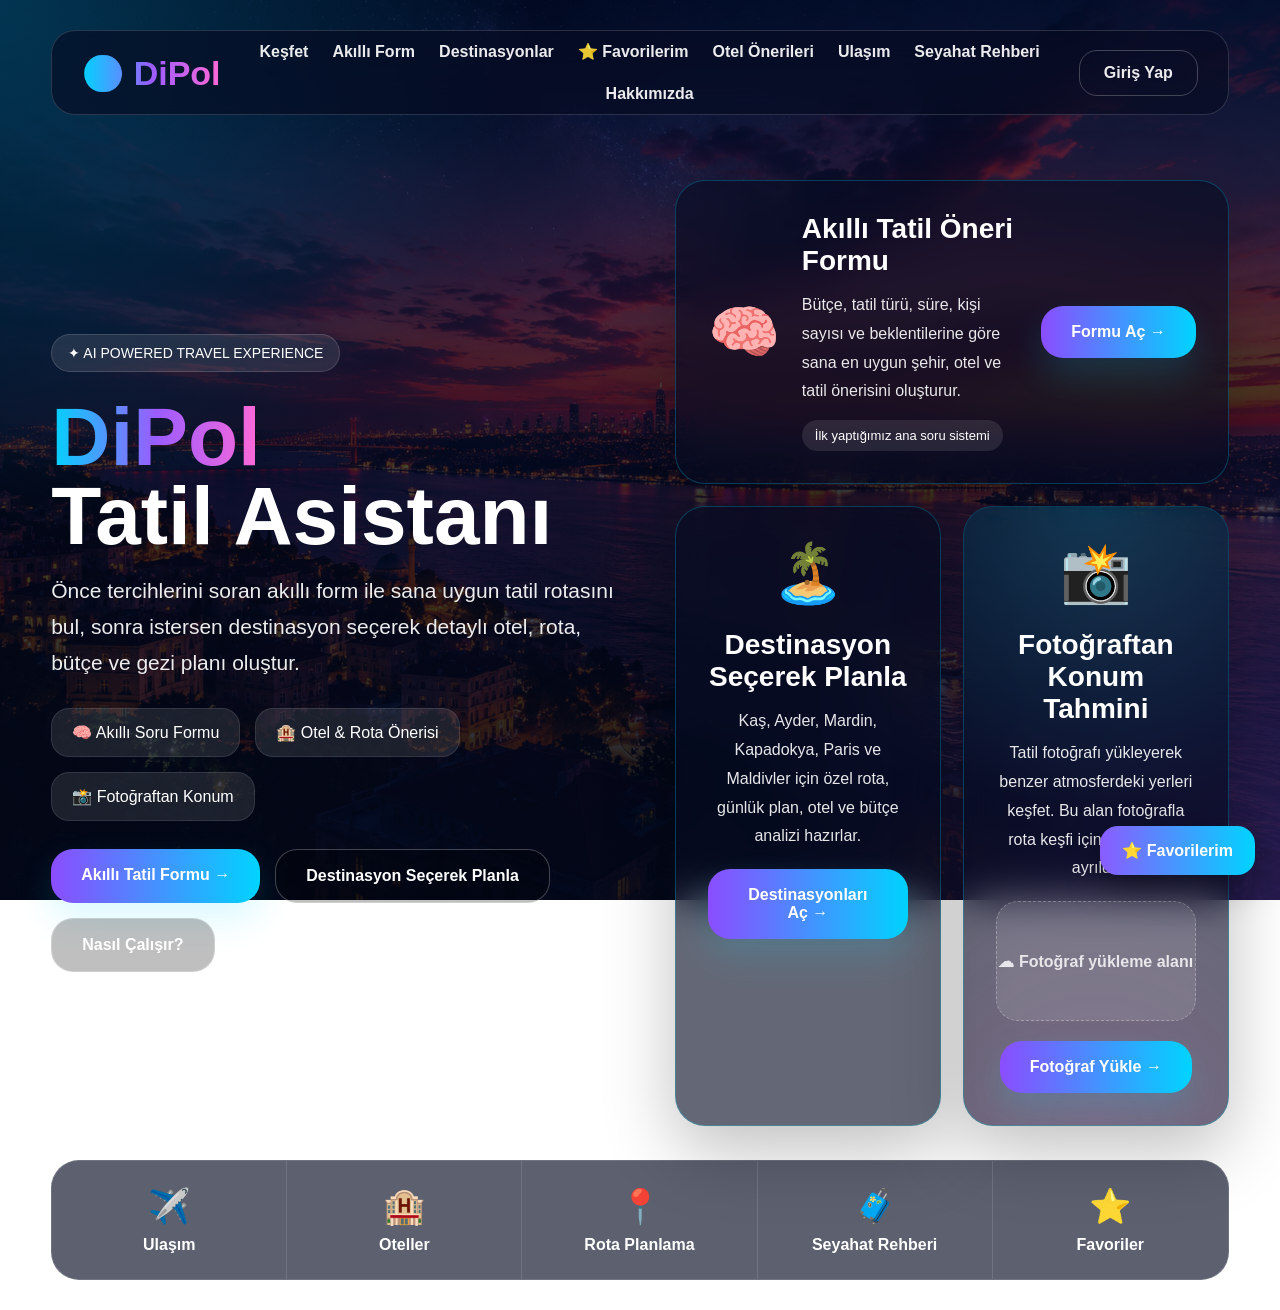
<file: templates/index.html>
<!DOCTYPE html>
<html lang="tr">
<head>
<meta charset="UTF-8">
<meta name="viewport" content="width=device-width, initial-scale=1.0">
<title>DiPol Travel AI</title>

<style>
*{
    margin:0;
    padding:0;
    box-sizing:border-box;
    font-family:Arial,sans-serif;
}

body{
    min-height:100vh;
    color:white;
    background:
    radial-gradient(circle at top left, rgba(0,212,255,.22), transparent 34%),
    radial-gradient(circle at bottom right, rgba(155,92,255,.24), transparent 34%),
    linear-gradient(rgba(3,8,25,.58),rgba(3,8,25,.88)),
    url("/static/bg.jpg");
    background-size:cover;
    background-position:center;
    background-attachment:fixed;
}

.page{
    padding:30px 4%;
}

.navbar{
    min-height:85px;
    display:flex;
    align-items:center;
    justify-content:space-between;
    gap:20px;
    padding:0 30px;
    border-radius:24px;
    background:rgba(7,12,35,.65);
    border:1px solid rgba(255,255,255,.15);
    backdrop-filter:blur(20px);
}

.logo{
    font-size:34px;
    font-weight:bold;
    background:linear-gradient(90deg,#00d4ff,#9b5cff,#ff69d6);
    -webkit-background-clip:text;
    color:transparent;
    white-space:nowrap;
}

.menu{
    display:flex;
    gap:24px;
    align-items:center;
    flex-wrap:wrap;
    justify-content:center;
}

.menu a,
.login{
    color:white;
    text-decoration:none;
    font-weight:bold;
    opacity:.92;
}

.menu a:hover,
.login:hover{
    opacity:1;
}

.login{
    padding:13px 24px;
    border-radius:18px;
    border:1px solid rgba(255,255,255,.25);
    white-space:nowrap;
}

.hero{
    margin-top:65px;
    display:grid;
    grid-template-columns:1.05fr 1fr;
    gap:42px;
    align-items:center;
}

.hero-tag{
    display:inline-block;
    padding:10px 16px;
    border-radius:999px;
    background:rgba(255,255,255,.10);
    border:1px solid rgba(255,255,255,.14);
    font-size:14px;
    margin-bottom:8px;
}

h1{
    font-size:82px;
    line-height:.96;
    margin:18px 0;
}

.gradient{
    background:linear-gradient(90deg,#00d4ff,#9b5cff,#ff69d6);
    -webkit-background-clip:text;
    color:transparent;
}

.desc{
    font-size:21px;
    line-height:1.7;
    max-width:650px;
    opacity:.92;
}

.info-row,
.buttons{
    display:flex;
    gap:15px;
    flex-wrap:wrap;
    margin-top:28px;
}

.info{
    padding:14px 20px;
    border-radius:18px;
    background:rgba(255,255,255,.10);
    border:1px solid rgba(255,255,255,.10);
}

.btn{
    display:inline-block;
    padding:17px 30px;
    border-radius:22px;
    text-decoration:none;
    color:white;
    font-weight:bold;
    background:linear-gradient(90deg,#8b4dff,#00d4ff);
    box-shadow:0 16px 35px rgba(0,212,255,.15);
    transition:.25s;
}

.btn:hover{
    transform:translateY(-2px);
}

.btn.dark{
    background:rgba(0,0,0,.25);
    border:1px solid rgba(255,255,255,.25);
    box-shadow:none;
}

.cards{
    display:grid;
    grid-template-columns:1fr 1fr;
    gap:22px;
}

.card{
    min-height:360px;
    padding:32px;
    border-radius:30px;
    background:rgba(6,12,35,.62);
    border:1px solid rgba(0,212,255,.25);
    text-align:center;
    backdrop-filter:blur(20px);
    box-shadow:0 24px 70px rgba(0,0,0,.25);
    transition:.25s;
}

.card:hover{
    transform:translateY(-6px);
    border-color:rgba(0,212,255,.55);
}

.card.featured{
    grid-column:1/3;
    min-height:auto;
    text-align:left;
    display:grid;
    grid-template-columns:auto 1fr auto;
    gap:22px;
    align-items:center;
}

.icon{
    font-size:58px;
    margin-bottom:22px;
}

.card.featured .icon{
    margin-bottom:0;
}

.card h2{
    font-size:28px;
    margin-bottom:14px;
}

.card p{
    line-height:1.8;
    opacity:.9;
}

.card .mini{
    display:inline-block;
    margin-top:14px;
    padding:8px 13px;
    border-radius:999px;
    background:rgba(255,255,255,.10);
    font-size:13px;
}

.photo-card{
    position:relative;
    overflow:hidden;
}

.photo-card::before{
    content:"";
    position:absolute;
    inset:-2px;
    background:
    radial-gradient(circle at top, rgba(0,212,255,.20), transparent 48%),
    radial-gradient(circle at bottom, rgba(255,105,214,.14), transparent 46%);
    pointer-events:none;
}

.photo-card > *{
    position:relative;
    z-index:1;
}

.photo-preview{
    margin:18px auto 20px;
    width:100%;
    max-width:280px;
    height:120px;
    border-radius:22px;
    background:rgba(255,255,255,.10);
    border:1px dashed rgba(255,255,255,.28);
    display:flex;
    align-items:center;
    justify-content:center;
    color:rgba(255,255,255,.82);
    font-weight:bold;
}

.bottom{
    margin-top:34px;
    display:grid;
    grid-template-columns:repeat(5,1fr);
    background:rgba(5,12,35,.65);
    border-radius:28px;
    overflow:hidden;
    border:1px solid rgba(255,255,255,.12);
}

.bottom a{
    text-align:center;
    padding:25px 14px;
    border-right:1px solid rgba(255,255,255,.12);
    color:white;
    text-decoration:none;
    transition:.25s;
}

.bottom a:hover{
    background:rgba(255,255,255,.08);
}

.bottom a:last-child{
    border-right:none;
}

.bottom span{
    font-size:34px;
    display:block;
    margin-bottom:10px;
}

.floating-fav{
    position:fixed;
    right:25px;
    bottom:25px;
    z-index:999;
}

.floating-fav a{
    display:inline-block;
    padding:15px 22px;
    border-radius:18px;
    color:white;
    text-decoration:none;
    font-weight:bold;
    background:linear-gradient(90deg,#8b5cff,#00d4ff);
    box-shadow:0 12px 35px rgba(0,0,0,.35);
}

@media(max-width:1100px){
    .hero{
        grid-template-columns:1fr;
        text-align:center;
    }

    .desc{
        margin:0 auto;
    }

    .info-row,
    .buttons{
        justify-content:center;
    }
}

@media(max-width:900px){
    .navbar{
        height:auto;
        padding:22px;
    }

    .menu{
        display:none;
    }

    .cards,
    .bottom{
        grid-template-columns:1fr;
    }

    .card.featured{
        grid-column:1;
        grid-template-columns:1fr;
        text-align:center;
    }

    h1{
        font-size:48px;
    }

    .floating-fav{
        right:16px;
        bottom:16px;
    }
}
</style>
</head>

<body>

<div class="page">

    <div class="navbar">
        <div class="logo">🌍 DiPol</div>

        <div class="menu">
            <a href="/">Keşfet</a>
            <a href="/tatil-formu">Akıllı Form</a>
            <a href="/destinasyonlar">Destinasyonlar</a>
            <a href="/favoriler">⭐ Favorilerim</a>
            <a href="/oteller">Otel Önerileri</a>
            <a href="/ucuslar">Ulaşım</a>
            <a href="/rehber">Seyahat Rehberi</a>
            <a href="/hakkimizda">Hakkımızda</a>
        </div>

        <a href="/giris" class="login">Giriş Yap</a>
    </div>

    <section class="hero">

        <div>
            <div class="hero-tag">✦ AI POWERED TRAVEL EXPERIENCE</div>

            <h1><span class="gradient">DiPol</span><br>Tatil Asistanı</h1>

            <p class="desc">
                Önce tercihlerini soran akıllı form ile sana uygun tatil rotasını bul,
                sonra istersen destinasyon seçerek detaylı otel, rota, bütçe ve gezi planı oluştur.
            </p>

            <div class="info-row">
                <div class="info">🧠 Akıllı Soru Formu</div>
                <div class="info">🏨 Otel & Rota Önerisi</div>
                <div class="info">📸 Fotoğraftan Konum</div>
            </div>

            <div class="buttons">
                <a href="/tatil-formu" class="btn">Akıllı Tatil Formu →</a>
                <a href="/destinasyonlar" class="btn dark">Destinasyon Seçerek Planla</a>
                <a href="/rehber" class="btn dark">Nasıl Çalışır?</a>
            </div>
        </div>

        <div class="cards">

            <div class="card featured">
                <div class="icon">🧠</div>
                <div>
                    <h2>Akıllı Tatil Öneri Formu</h2>
                    <p>
                        Bütçe, tatil türü, süre, kişi sayısı ve beklentilerine göre sana en uygun
                        şehir, otel ve tatil önerisini oluşturur.
                    </p>
                    <span class="mini">İlk yaptığımız ana soru sistemi</span>
                </div>
                <a href="/tatil-formu" class="btn">Formu Aç →</a>
            </div>

            <div class="card">
                <div class="icon">🏝️</div>
                <h2>Destinasyon Seçerek Planla</h2>
                <p>
                    Kaş, Ayder, Mardin, Kapadokya, Paris ve Maldivler için özel rota,
                    günlük plan, otel ve bütçe analizi hazırlar.
                </p>
                <br>
                <a href="/destinasyonlar" class="btn">Destinasyonları Aç →</a>
            </div>

            <div class="card photo-card">
                <div class="icon">📸</div>
                <h2>Fotoğraftan Konum Tahmini</h2>
                <p>
                    Tatil fotoğrafı yükleyerek benzer atmosferdeki yerleri keşfet.
                    Bu alan fotoğrafla rota keşfi için özel olarak ayrıldı.
                </p>
                <div class="photo-preview">☁ Fotoğraf yükleme alanı</div>
                <a href="/foto-konum" class="btn">Fotoğraf Yükle →</a>
            </div>

        </div>

    </section>

    <div class="bottom">
        <a href="/ucuslar"><span>✈️</span><strong>Ulaşım</strong></a>
        <a href="/oteller"><span>🏨</span><strong>Oteller</strong></a>
        <a href="/destinasyonlar"><span>📍</span><strong>Rota Planlama</strong></a>
        <a href="/rehber"><span>🧳</span><strong>Seyahat Rehberi</strong></a>
        <a href="/favoriler"><span>⭐</span><strong>Favoriler</strong></a>
    </div>

</div>

<div class="floating-fav">
    <a href="/favoriler">⭐ Favorilerim</a>
</div>

</body>
</html>
</file>
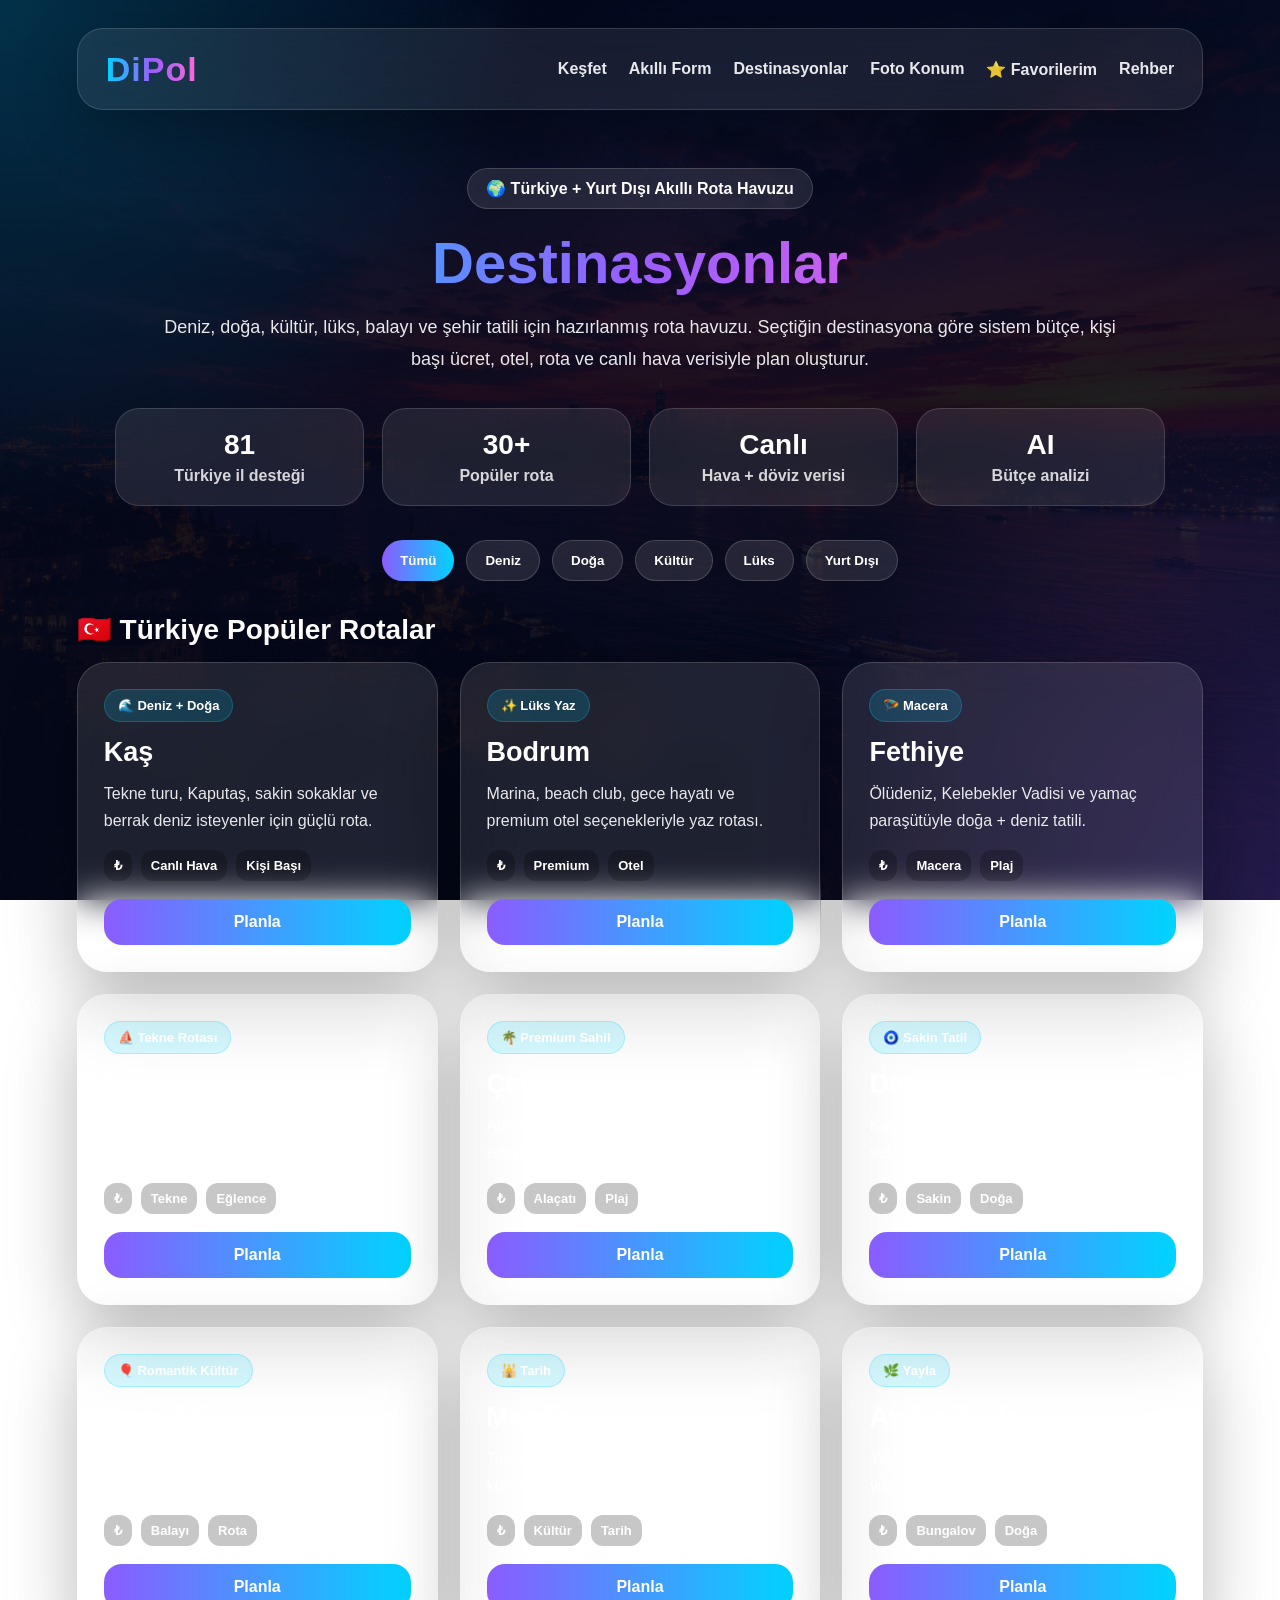
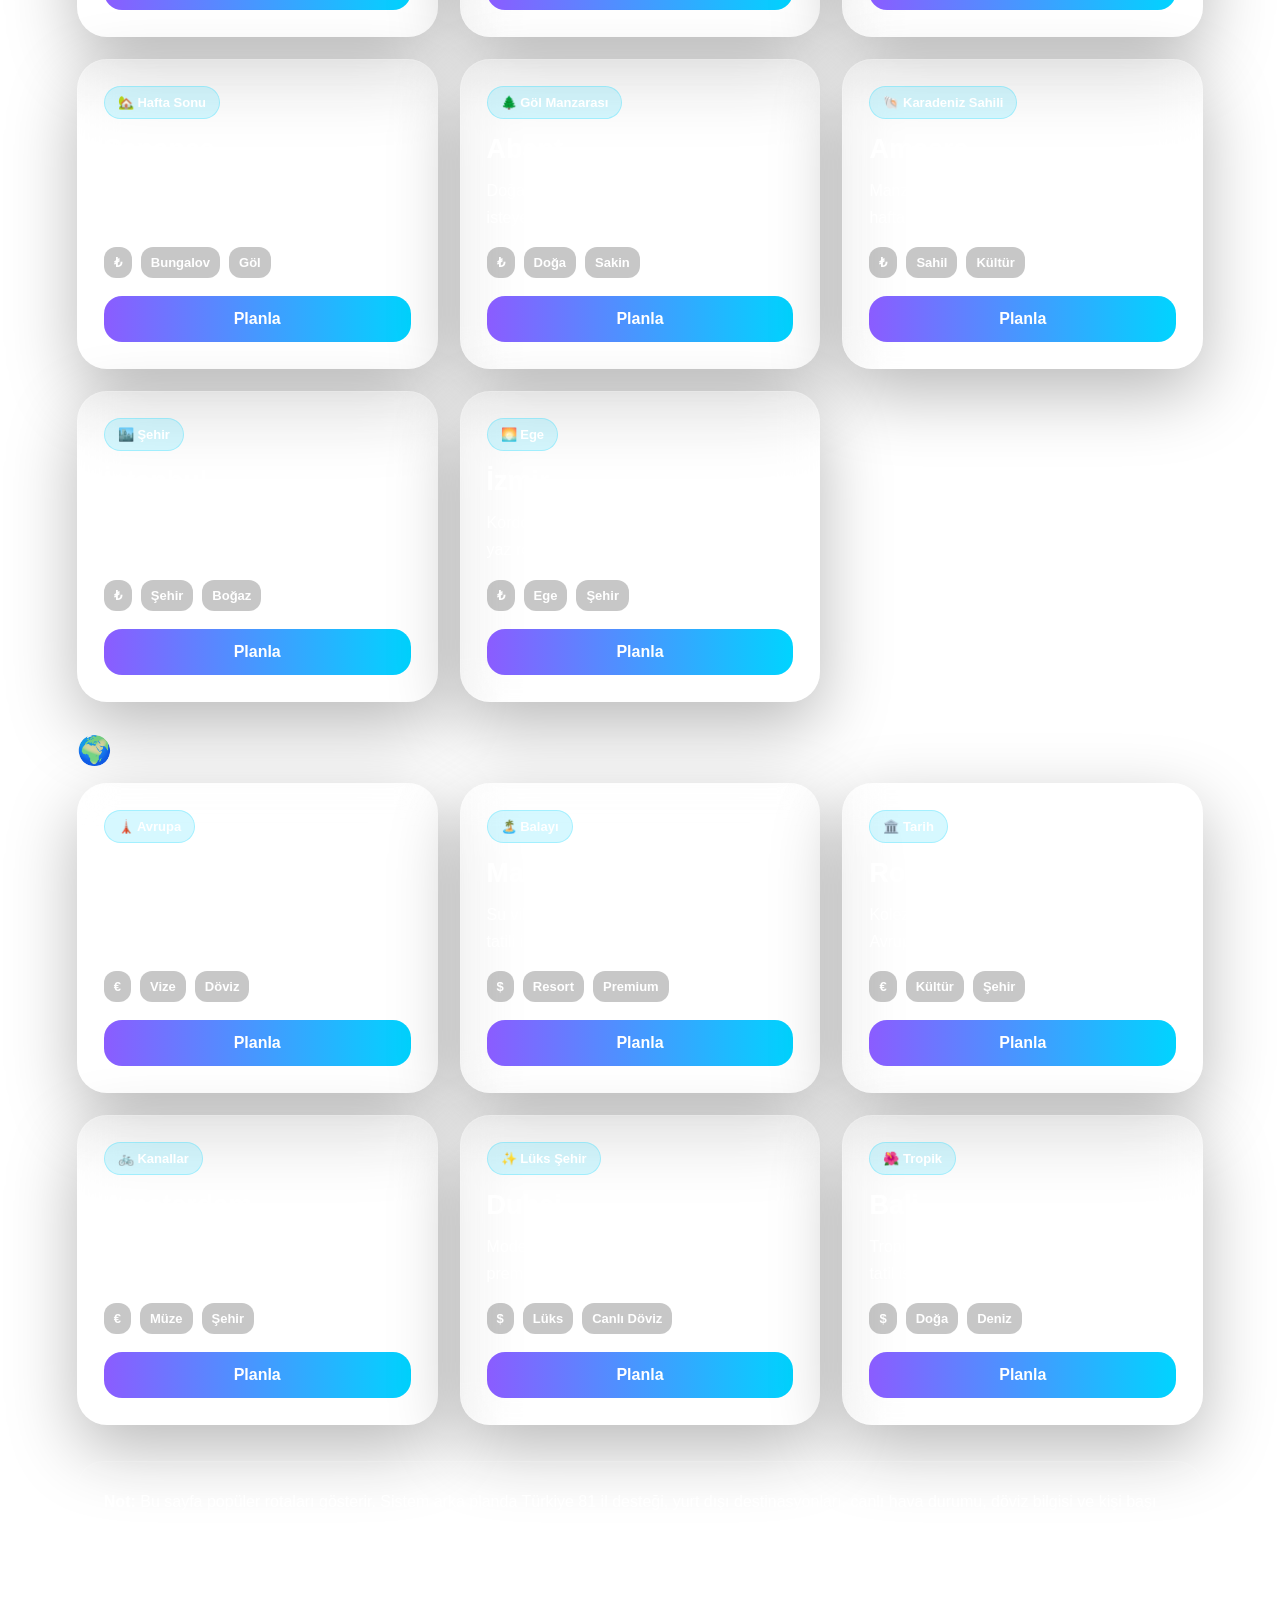
<file: templates/destinasyonlar.html>
<!DOCTYPE html>
<html lang="tr">
<head>
<meta charset="UTF-8">
<meta name="viewport" content="width=device-width, initial-scale=1.0">
<title>Destinasyonlar | DiPol Travel AI</title>

<style>
*{
    margin:0;
    padding:0;
    box-sizing:border-box;
    font-family:Arial, sans-serif;
}

body{
    min-height:100vh;
    color:white;
    background:
    radial-gradient(circle at top left,rgba(0,212,255,.20),transparent 34%),
    radial-gradient(circle at bottom right,rgba(155,92,255,.22),transparent 35%),
    linear-gradient(rgba(4,8,25,.84),rgba(4,8,25,.97)),
    url("/static/bg.jpg");
    background-size:cover;
    background-position:center;
    background-attachment:fixed;
}

.page{
    padding:28px 6%;
}

.navbar{
    min-height:82px;
    display:flex;
    align-items:center;
    justify-content:space-between;
    padding:0 28px;
    border-radius:26px;
    background:rgba(255,255,255,.08);
    border:1px solid rgba(255,255,255,.14);
    backdrop-filter:blur(20px);
    box-shadow:0 20px 60px rgba(0,0,0,.25);
}

.logo{
    font-size:34px;
    font-weight:900;
    letter-spacing:1px;
    background:linear-gradient(90deg,#00d4ff,#9b5cff,#ff69d6);
    -webkit-background-clip:text;
    color:transparent;
}

.menu{
    display:flex;
    gap:22px;
    flex-wrap:wrap;
}

.menu a{
    color:white;
    text-decoration:none;
    font-weight:bold;
    opacity:.9;
}

.menu a:hover{
    opacity:1;
}

.hero{
    text-align:center;
    max-width:980px;
    margin:58px auto 32px;
}

.badge{
    display:inline-block;
    padding:10px 18px;
    border-radius:999px;
    background:rgba(255,255,255,.10);
    border:1px solid rgba(255,255,255,.16);
    margin-bottom:20px;
    font-weight:bold;
}

.hero h1{
    font-size:58px;
    margin-bottom:15px;
    background:linear-gradient(90deg,#00d4ff,#9b5cff,#ff69d6);
    -webkit-background-clip:text;
    color:transparent;
}

.hero p{
    font-size:18px;
    opacity:.9;
    line-height:1.8;
}

.stats{
    display:grid;
    grid-template-columns:repeat(4,1fr);
    gap:18px;
    margin:32px auto 26px;
    max-width:1050px;
}

.stat{
    padding:20px;
    border-radius:24px;
    background:rgba(255,255,255,.09);
    border:1px solid rgba(255,255,255,.14);
    text-align:center;
    backdrop-filter:blur(16px);
}

.stat h3{
    font-size:28px;
    margin-bottom:6px;
}

.stat p{
    opacity:.82;
    font-weight:bold;
}

.filters{
    display:flex;
    justify-content:center;
    gap:12px;
    flex-wrap:wrap;
    margin:34px 0 22px;
}

.filter-btn{
    border:none;
    cursor:pointer;
    color:white;
    padding:12px 18px;
    border-radius:999px;
    font-weight:bold;
    background:rgba(255,255,255,.11);
    border:1px solid rgba(255,255,255,.16);
}

.filter-btn.active{
    background:linear-gradient(90deg,#8b5cff,#00d4ff);
    border:none;
}

.section-title{
    margin:32px 0 16px;
    font-size:28px;
}

.grid{
    display:grid;
    grid-template-columns:repeat(3,1fr);
    gap:22px;
}

.card{
    position:relative;
    overflow:hidden;
    min-height:260px;
    padding:26px;
    border-radius:30px;
    background:rgba(255,255,255,.10);
    border:1px solid rgba(255,255,255,.15);
    backdrop-filter:blur(18px);
    box-shadow:0 24px 70px rgba(0,0,0,.28);
    transition:.25s ease;
}

.card:hover{
    transform:translateY(-6px);
    background:rgba(255,255,255,.14);
}

.tag{
    display:inline-block;
    padding:8px 13px;
    border-radius:999px;
    background:rgba(0,212,255,.16);
    border:1px solid rgba(0,212,255,.24);
    font-size:13px;
    margin-bottom:15px;
    font-weight:bold;
}

.card h2{
    font-size:27px;
    margin-bottom:12px;
}

.card p{
    line-height:1.7;
    opacity:.9;
    margin-bottom:16px;
}

.meta{
    display:flex;
    gap:9px;
    flex-wrap:wrap;
    margin:14px 0 18px;
}

.meta span{
    padding:8px 10px;
    border-radius:12px;
    background:rgba(0,0,0,.22);
    font-size:13px;
    font-weight:bold;
}

.btn{
    display:inline-block;
    width:100%;
    text-align:center;
    padding:14px 18px;
    border-radius:18px;
    color:white;
    text-decoration:none;
    font-weight:bold;
    background:linear-gradient(90deg,#8b5cff,#00d4ff);
}

.note{
    margin-top:36px;
    padding:26px;
    border-radius:26px;
    background:rgba(255,255,255,.09);
    border:1px solid rgba(255,255,255,.14);
    line-height:1.8;
    opacity:.95;
}

@media(max-width:1100px){
    .grid{
        grid-template-columns:repeat(2,1fr);
    }

    .stats{
        grid-template-columns:repeat(2,1fr);
    }

    .hero h1{
        font-size:44px;
    }
}

@media(max-width:700px){
    .page{
        padding:16px;
    }

    .navbar{
        flex-direction:column;
        gap:16px;
        padding:22px;
        text-align:center;
    }

    .menu{
        justify-content:center;
        gap:13px;
        font-size:14px;
    }

    .hero{
        margin:38px auto 22px;
    }

    .hero h1{
        font-size:34px;
    }

    .hero p{
        font-size:15px;
    }

    .stats,
    .grid{
        grid-template-columns:1fr;
    }

    .card{
        min-height:auto;
    }

    .section-title{
        font-size:23px;
    }
}
</style>
</head>

<body>

<div class="page">

    <div class="navbar">
        <div class="logo">DiPol</div>
        <div class="menu">
            <a href="/">Keşfet</a>
            <a href="/tatil-formu">Akıllı Form</a>
            <a href="/destinasyonlar">Destinasyonlar</a>
            <a href="/foto-konum">Foto Konum</a>
            <a href="/favoriler">⭐ Favorilerim</a>
            <a href="/rehber">Rehber</a>
        </div>
    </div>

    <div class="hero">
        <div class="badge">🌍 Türkiye + Yurt Dışı Akıllı Rota Havuzu</div>
        <h1>Destinasyonlar</h1>
        <p>
            Deniz, doğa, kültür, lüks, balayı ve şehir tatili için hazırlanmış rota havuzu.
            Seçtiğin destinasyona göre sistem bütçe, kişi başı ücret, otel, rota ve canlı hava verisiyle plan oluşturur.
        </p>
    </div>

    <div class="stats">
        <div class="stat">
            <h3>81</h3>
            <p>Türkiye il desteği</p>
        </div>
        <div class="stat">
            <h3>30+</h3>
            <p>Popüler rota</p>
        </div>
        <div class="stat">
            <h3>Canlı</h3>
            <p>Hava + döviz verisi</p>
        </div>
        <div class="stat">
            <h3>AI</h3>
            <p>Bütçe analizi</p>
        </div>
    </div>

    <div class="filters">
        <button class="filter-btn active" onclick="filterCards('all')">Tümü</button>
        <button class="filter-btn" onclick="filterCards('deniz')">Deniz</button>
        <button class="filter-btn" onclick="filterCards('doga')">Doğa</button>
        <button class="filter-btn" onclick="filterCards('kultur')">Kültür</button>
        <button class="filter-btn" onclick="filterCards('lux')">Lüks</button>
        <button class="filter-btn" onclick="filterCards('yurtdisi')">Yurt Dışı</button>
    </div>

    <h2 class="section-title">🇹🇷 Türkiye Popüler Rotalar</h2>

    <div class="grid">

        <div class="card" data-category="deniz doga">
            <div class="tag">🌊 Deniz + Doğa</div>
            <h2>Kaş</h2>
            <p>Tekne turu, Kaputaş, sakin sokaklar ve berrak deniz isteyenler için güçlü rota.</p>
            <div class="meta"><span>₺</span><span>Canlı Hava</span><span>Kişi Başı</span></div>
            <a class="btn" href="/hizli-plan?yer=Kaş">Planla</a>
        </div>

        <div class="card" data-category="deniz lux">
            <div class="tag">✨ Lüks Yaz</div>
            <h2>Bodrum</h2>
            <p>Marina, beach club, gece hayatı ve premium otel seçenekleriyle yaz rotası.</p>
            <div class="meta"><span>₺</span><span>Premium</span><span>Otel</span></div>
            <a class="btn" href="/hizli-plan?yer=Bodrum">Planla</a>
        </div>

        <div class="card" data-category="deniz doga">
            <div class="tag">🪂 Macera</div>
            <h2>Fethiye</h2>
            <p>Ölüdeniz, Kelebekler Vadisi ve yamaç paraşütüyle doğa + deniz tatili.</p>
            <div class="meta"><span>₺</span><span>Macera</span><span>Plaj</span></div>
            <a class="btn" href="/hizli-plan?yer=Fethiye">Planla</a>
        </div>

        <div class="card" data-category="deniz">
            <div class="tag">⛵ Tekne Rotası</div>
            <h2>Marmaris</h2>
            <p>Marina, İçmeler, tekne turları ve hareketli yaz tatili için uygun.</p>
            <div class="meta"><span>₺</span><span>Tekne</span><span>Eğlence</span></div>
            <a class="btn" href="/hizli-plan?yer=Marmaris">Planla</a>
        </div>

        <div class="card" data-category="deniz lux">
            <div class="tag">🌴 Premium Sahil</div>
            <h2>Çeşme</h2>
            <p>Alaçatı, Ilıca, marina ve yaz eğlencesi isteyenler için premium rota.</p>
            <div class="meta"><span>₺</span><span>Alaçatı</span><span>Plaj</span></div>
            <a class="btn" href="/hizli-plan?yer=Çeşme">Planla</a>
        </div>

        <div class="card" data-category="deniz doga">
            <div class="tag">🧿 Sakin Tatil</div>
            <h2>Datça</h2>
            <p>Kalabalıktan uzak, doğal koylar ve sakin sahil tatili isteyenler için.</p>
            <div class="meta"><span>₺</span><span>Sakin</span><span>Doğa</span></div>
            <a class="btn" href="/hizli-plan?yer=Datça">Planla</a>
        </div>

        <div class="card" data-category="kultur">
            <div class="tag">🎈 Romantik Kültür</div>
            <h2>Kapadokya</h2>
            <p>Balon manzarası, mağara oteller ve romantik atmosfer isteyenler için.</p>
            <div class="meta"><span>₺</span><span>Balayı</span><span>Rota</span></div>
            <a class="btn" href="/hizli-plan?yer=Kapadokya">Planla</a>
        </div>

        <div class="card" data-category="kultur">
            <div class="tag">🕌 Tarih</div>
            <h2>Mardin</h2>
            <p>Taş sokaklar, tarihi konaklar ve otantik kültür tatili için öne çıkar.</p>
            <div class="meta"><span>₺</span><span>Kültür</span><span>Tarih</span></div>
            <a class="btn" href="/hizli-plan?yer=Mardin">Planla</a>
        </div>

        <div class="card" data-category="doga">
            <div class="tag">🌿 Yayla</div>
            <h2>Ayder Yaylası</h2>
            <p>Yayla, bungalov, Fırtına Deresi ve doğa yürüyüşü isteyenlere uygun.</p>
            <div class="meta"><span>₺</span><span>Bungalov</span><span>Doğa</span></div>
            <a class="btn" href="/hizli-plan?yer=Ayder Yaylası">Planla</a>
        </div>

        <div class="card" data-category="doga">
            <div class="tag">🏡 Hafta Sonu</div>
            <h2>Sapanca</h2>
            <p>Göl manzarası, bungalov ve kısa kaçamak planları için çok uygun.</p>
            <div class="meta"><span>₺</span><span>Bungalov</span><span>Göl</span></div>
            <a class="btn" href="/hizli-plan?yer=Sapanca">Planla</a>
        </div>

        <div class="card" data-category="doga">
            <div class="tag">🌲 Göl Manzarası</div>
            <h2>Abant</h2>
            <p>Doğa, göl yürüyüşü, sakinlik ve kış rotası isteyenler için uygun.</p>
            <div class="meta"><span>₺</span><span>Doğa</span><span>Sakin</span></div>
            <a class="btn" href="/hizli-plan?yer=Abant">Planla</a>
        </div>

        <div class="card" data-category="deniz kultur">
            <div class="tag">🐚 Karadeniz Sahili</div>
            <h2>Amasra</h2>
            <p>Manzara, sahil, balık restoranları ve sakin hafta sonu tatili için.</p>
            <div class="meta"><span>₺</span><span>Sahil</span><span>Kültür</span></div>
            <a class="btn" href="/hizli-plan?yer=Amasra">Planla</a>
        </div>

        <div class="card" data-category="kultur">
            <div class="tag">🏙️ Şehir</div>
            <h2>İstanbul</h2>
            <p>Boğaz, tarihi yarımada, müze, kafe ve kültür dolu şehir tatili.</p>
            <div class="meta"><span>₺</span><span>Şehir</span><span>Boğaz</span></div>
            <a class="btn" href="/hizli-plan?yer=İstanbul">Planla</a>
        </div>

        <div class="card" data-category="deniz kultur">
            <div class="tag">🌅 Ege</div>
            <h2>İzmir</h2>
            <p>Kordon, Alsancak, sahil yaşamı ve yakın yaz rotaları için uygun.</p>
            <div class="meta"><span>₺</span><span>Ege</span><span>Şehir</span></div>
            <a class="btn" href="/hizli-plan?yer=İzmir">Planla</a>
        </div>

    </div>

    <h2 class="section-title">🌍 Yurt Dışı Rotalar</h2>

    <div class="grid">

        <div class="card" data-category="yurtdisi kultur">
            <div class="tag">🗼 Avrupa</div>
            <h2>Paris</h2>
            <p>Sanat, romantik şehir atmosferi, Eyfel ve müze gezileri için ideal.</p>
            <div class="meta"><span>€</span><span>Vize</span><span>Döviz</span></div>
            <a class="btn" href="/hizli-plan?yer=Paris">Planla</a>
        </div>

        <div class="card" data-category="yurtdisi lux deniz">
            <div class="tag">🏝️ Balayı</div>
            <h2>Maldivler</h2>
            <p>Su villası, tropik deniz, resort ve lüks balayı tatili isteyenlere uygun.</p>
            <div class="meta"><span>$</span><span>Resort</span><span>Premium</span></div>
            <a class="btn" href="/hizli-plan?yer=Maldivler">Planla</a>
        </div>

        <div class="card" data-category="yurtdisi kultur">
            <div class="tag">🏛️ Tarih</div>
            <h2>Roma</h2>
            <p>Kolezyum, Vatikan, Trevi Çeşmesi ve Avrupa kültür rotası.</p>
            <div class="meta"><span>€</span><span>Kültür</span><span>Şehir</span></div>
            <a class="btn" href="/hizli-plan?yer=Roma">Planla</a>
        </div>

        <div class="card" data-category="yurtdisi kultur">
            <div class="tag">🚲 Kanallar</div>
            <h2>Amsterdam</h2>
            <p>Kanal turu, müzeler ve Avrupa şehir gezisi için modern rota.</p>
            <div class="meta"><span>€</span><span>Müze</span><span>Şehir</span></div>
            <a class="btn" href="/hizli-plan?yer=Amsterdam">Planla</a>
        </div>

        <div class="card" data-category="yurtdisi lux">
            <div class="tag">✨ Lüks Şehir</div>
            <h2>Dubai</h2>
            <p>Modern şehir, çöl safari, alışveriş ve premium tatil isteyenler için.</p>
            <div class="meta"><span>$</span><span>Lüks</span><span>Canlı Döviz</span></div>
            <a class="btn" href="/hizli-plan?yer=Dubai">Planla</a>
        </div>

        <div class="card" data-category="yurtdisi deniz doga">
            <div class="tag">🌺 Tropik</div>
            <h2>Bali</h2>
            <p>Tropik doğa, tapınaklar, sahiller ve huzurlu tatil isteyenlere uygun.</p>
            <div class="meta"><span>$</span><span>Doğa</span><span>Deniz</span></div>
            <a class="btn" href="/hizli-plan?yer=Bali">Planla</a>
        </div>

    </div>

    <div class="note">
        <strong>Not:</strong> Bu sayfa popüler rotaları gösterir. Sistem arka planda Türkiye 81 il desteği,
        yurt dışı destinasyonları, canlı hava durumu, döviz bilgisi ve kişi başı bütçe analiziyle çalışır.
        Daha detaylı kişisel öneri için “Akıllı Form” sayfasını kullanabilirsin.
    </div>

</div>

<script>
function filterCards(category){
    const cards = document.querySelectorAll(".card");
    const buttons = document.querySelectorAll(".filter-btn");

    buttons.forEach(btn => btn.classList.remove("active"));
    event.target.classList.add("active");

    cards.forEach(card => {
        const cats = card.getAttribute("data-category");
        if(category === "all" || cats.includes(category)){
            card.style.display = "block";
        }else{
            card.style.display = "none";
        }
    });
}
</script>

</body>
</html>
</file>
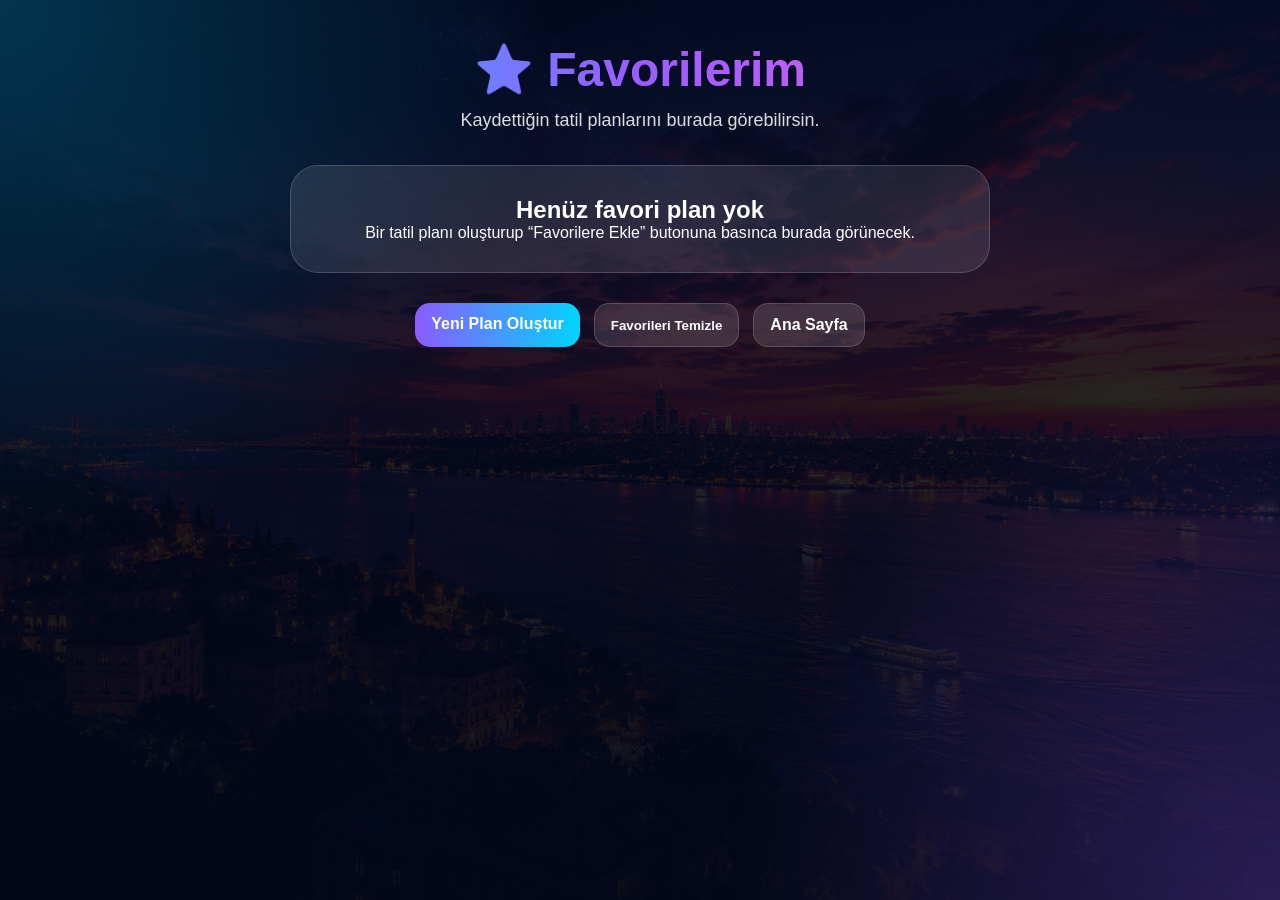
<file: templates/favoriler.html>
<!DOCTYPE html>
<html lang="tr">
<head>
<meta charset="UTF-8">
<meta name="viewport" content="width=device-width, initial-scale=1.0">
<title>Favorilerim - DiPol Travel AI</title>

<style>
*{
    margin:0;
    padding:0;
    box-sizing:border-box;
    font-family:Arial,sans-serif;
}

body{
    min-height:100vh;
    color:white;
    background:
    radial-gradient(circle at top left, rgba(0,212,255,.22), transparent 35%),
    radial-gradient(circle at bottom right, rgba(155,92,255,.25), transparent 35%),
    linear-gradient(rgba(3,8,25,.78),rgba(3,8,25,.96)),
    url("/static/bg.jpg");
    background-size:cover;
    background-position:center;
    background-attachment:fixed;
}

.page{
    padding:42px 6%;
}

.hero{
    text-align:center;
    margin-bottom:34px;
}

.hero h1{
    font-size:48px;
    margin-bottom:12px;
    background:linear-gradient(90deg,#00d4ff,#9b5cff,#ff69d6);
    -webkit-background-clip:text;
    color:transparent;
}

.hero p{
    font-size:18px;
    opacity:.86;
}

.grid{
    display:grid;
    grid-template-columns:repeat(3,1fr);
    gap:22px;
}

.card{
    padding:24px;
    border-radius:28px;
    background:rgba(255,255,255,.10);
    border:1px solid rgba(255,255,255,.16);
    backdrop-filter:blur(18px);
    box-shadow:0 22px 60px rgba(0,0,0,.28);
}

.card h2{
    font-size:26px;
    margin-bottom:14px;
}

.card p{
    line-height:1.8;
    opacity:.92;
}

.actions{
    margin-top:18px;
    display:flex;
    gap:10px;
    flex-wrap:wrap;
}

.btn{
    display:inline-block;
    padding:12px 16px;
    border-radius:15px;
    color:white;
    text-decoration:none;
    font-weight:bold;
    background:rgba(255,255,255,.12);
    border:1px solid rgba(255,255,255,.16);
    cursor:pointer;
}

.btn.primary{
    background:linear-gradient(90deg,#8b5cff,#00d4ff);
    border:none;
}

.empty{
    max-width:700px;
    margin:0 auto;
    padding:30px;
    border-radius:28px;
    text-align:center;
    background:rgba(255,255,255,.10);
    border:1px solid rgba(255,255,255,.16);
}

.top-actions{
    display:flex;
    justify-content:center;
    gap:14px;
    flex-wrap:wrap;
    margin-top:30px;
}

@media(max-width:1000px){
    .grid{
        grid-template-columns:1fr;
    }

    .hero h1{
        font-size:36px;
    }
}
</style>
</head>

<body>

<div class="page">

    <div class="hero">
        <h1>⭐ Favorilerim</h1>
        <p>Kaydettiğin tatil planlarını burada görebilirsin.</p>
    </div>

    <div id="favorilerAlani" class="grid"></div>

    <div id="bosAlan" class="empty" style="display:none;">
        <h2>Henüz favori plan yok</h2>
        <p>Bir tatil planı oluşturup “Favorilere Ekle” butonuna basınca burada görünecek.</p>
    </div>

    <div class="top-actions">
        <a class="btn primary" href="/destinasyonlar">Yeni Plan Oluştur</a>
        <button class="btn" onclick="tumFavorileriSil()">Favorileri Temizle</button>
        <a class="btn" href="/">Ana Sayfa</a>
    </div>

</div>

<script>
function favorileriGoster(){
    const alan = document.getElementById("favorilerAlani");
    const bosAlan = document.getElementById("bosAlan");

    let favoriler = JSON.parse(localStorage.getItem("dipol_favoriler")) || [];

    alan.innerHTML = "";

    if(favoriler.length === 0){
        bosAlan.style.display = "block";
        alan.style.display = "none";
        return;
    }

    bosAlan.style.display = "none";
    alan.style.display = "grid";

    favoriler.forEach((plan, index) => {
        alan.innerHTML += `
            <div class="card">
                <h2>🌍 ${plan.yer}</h2>
                <p>💰 ${plan.fiyat}</p>
                <p>🚗 ${plan.ulasim}</p>
                <p>🌤️ ${plan.hava}</p>
                <p>📅 Kaydedilme: ${plan.tarih}</p>

                <div class="actions">
                    <a class="btn primary" href="https://www.google.com/maps/search/${plan.yer}" target="_blank">
                        Haritada Gör
                    </a>

                    <button class="btn" onclick="favoriSil(${index})">
                        Sil
                    </button>
                </div>
            </div>
        `;
    });
}

function favoriSil(index){
    let favoriler = JSON.parse(localStorage.getItem("dipol_favoriler")) || [];
    favoriler.splice(index, 1);
    localStorage.setItem("dipol_favoriler", JSON.stringify(favoriler));
    favorileriGoster();
}

function tumFavorileriSil(){
    localStorage.removeItem("dipol_favoriler");
    favorileriGoster();
}

favorileriGoster();
</script>

</body>
</html>
</file>
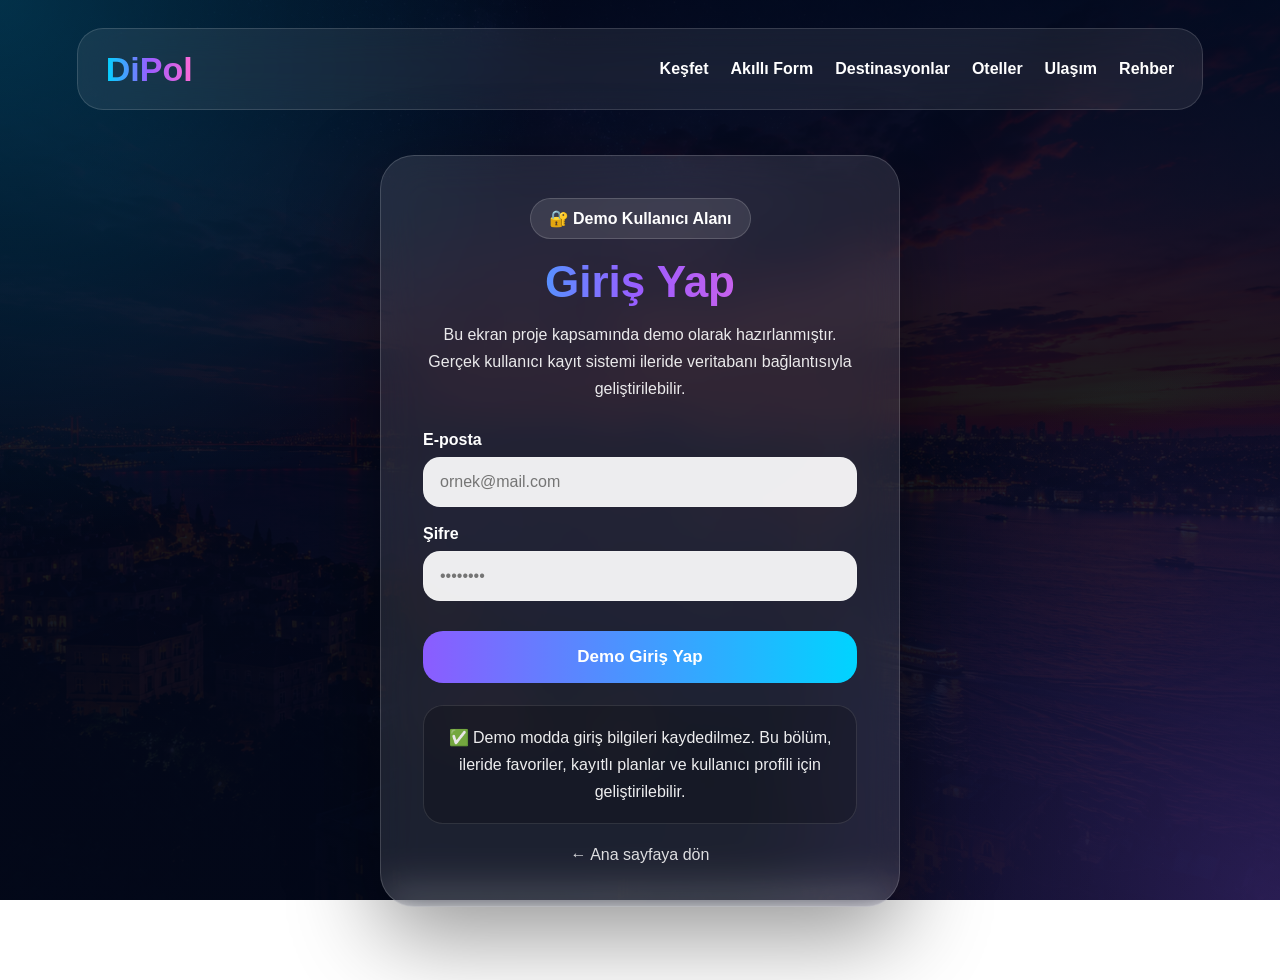
<file: templates/giris.html>
<!DOCTYPE html>
<html lang="tr">
<head>
<meta charset="UTF-8">
<meta name="viewport" content="width=device-width, initial-scale=1.0">
<title>Giriş Yap | DiPol Travel AI</title>

<style>
*{
    margin:0;
    padding:0;
    box-sizing:border-box;
    font-family:Arial, sans-serif;
}

body{
    min-height:100vh;
    color:white;
    background:
    radial-gradient(circle at top left,rgba(0,212,255,.20),transparent 35%),
    radial-gradient(circle at bottom right,rgba(155,92,255,.25),transparent 35%),
    linear-gradient(rgba(3,8,25,.84),rgba(3,8,25,.97)),
    url("/static/bg.jpg");
    background-size:cover;
    background-position:center;
    background-attachment:fixed;
}

.page{
    min-height:100vh;
    padding:28px 6%;
}

.navbar{
    min-height:82px;
    display:flex;
    align-items:center;
    justify-content:space-between;
    padding:0 28px;
    border-radius:26px;
    background:rgba(255,255,255,.08);
    border:1px solid rgba(255,255,255,.14);
    backdrop-filter:blur(20px);
}

.logo{
    font-size:34px;
    font-weight:900;
    background:linear-gradient(90deg,#00d4ff,#9b5cff,#ff69d6);
    -webkit-background-clip:text;
    color:transparent;
}

.menu{
    display:flex;
    gap:22px;
    flex-wrap:wrap;
}

.menu a{
    color:white;
    text-decoration:none;
    font-weight:bold;
}

.wrap{
    min-height:calc(100vh - 120px);
    display:flex;
    align-items:center;
    justify-content:center;
    padding:45px 0;
}

.card{
    width:100%;
    max-width:520px;
    padding:42px;
    border-radius:34px;
    background:rgba(255,255,255,.10);
    border:1px solid rgba(255,255,255,.16);
    backdrop-filter:blur(22px);
    box-shadow:0 28px 90px rgba(0,0,0,.42);
    text-align:center;
}

.badge{
    display:inline-block;
    padding:10px 18px;
    border-radius:999px;
    background:rgba(255,255,255,.10);
    border:1px solid rgba(255,255,255,.16);
    margin-bottom:18px;
    font-weight:bold;
}

h1{
    font-size:44px;
    margin-bottom:14px;
    background:linear-gradient(90deg,#00d4ff,#9b5cff,#ff69d6);
    -webkit-background-clip:text;
    color:transparent;
}

.desc{
    opacity:.9;
    line-height:1.7;
    margin-bottom:28px;
}

.form-group{
    text-align:left;
    margin-bottom:18px;
}

label{
    font-weight:bold;
    display:block;
    margin-bottom:8px;
}

input{
    width:100%;
    padding:15px 16px;
    border-radius:17px;
    border:1px solid rgba(255,255,255,.18);
    background:rgba(255,255,255,.92);
    font-size:16px;
}

.btn{
    width:100%;
    margin-top:12px;
    padding:16px;
    border:none;
    border-radius:20px;
    color:white;
    font-size:17px;
    font-weight:bold;
    cursor:pointer;
    background:linear-gradient(90deg,#8b5cff,#00d4ff);
}

.note{
    margin-top:22px;
    padding:18px;
    border-radius:20px;
    background:rgba(0,0,0,.22);
    border:1px solid rgba(255,255,255,.12);
    line-height:1.7;
    opacity:.92;
}

.back{
    display:inline-block;
    color:white;
    margin-top:22px;
    text-decoration:none;
    opacity:.85;
}

@media(max-width:700px){
    .page{
        padding:16px;
    }

    .navbar{
        flex-direction:column;
        gap:15px;
        padding:22px;
        text-align:center;
    }

    .menu{
        justify-content:center;
        gap:13px;
        font-size:14px;
    }

    .card{
        padding:30px 22px;
    }

    h1{
        font-size:34px;
    }
}
</style>
</head>

<body>

<div class="page">

    <div class="navbar">
        <div class="logo">DiPol</div>
        <div class="menu">
            <a href="/">Keşfet</a>
            <a href="/tatil-formu">Akıllı Form</a>
            <a href="/destinasyonlar">Destinasyonlar</a>
            <a href="/oteller">Oteller</a>
            <a href="/ucuslar">Ulaşım</a>
            <a href="/rehber">Rehber</a>
        </div>
    </div>

    <div class="wrap">
        <div class="card">
            <div class="badge">🔐 Demo Kullanıcı Alanı</div>

            <h1>Giriş Yap</h1>

            <p class="desc">
                Bu ekran proje kapsamında demo olarak hazırlanmıştır.
                Gerçek kullanıcı kayıt sistemi ileride veritabanı bağlantısıyla geliştirilebilir.
            </p>

            <form onsubmit="demoGiris(event)">
                <div class="form-group">
                    <label>E-posta</label>
                    <input type="email" placeholder="ornek@mail.com" required>
                </div>

                <div class="form-group">
                    <label>Şifre</label>
                    <input type="password" placeholder="••••••••" required>
                </div>

                <button class="btn" type="submit">Demo Giriş Yap</button>
            </form>

            <div class="note">
                ✅ Demo modda giriş bilgileri kaydedilmez.  
                Bu bölüm, ileride favoriler, kayıtlı planlar ve kullanıcı profili için geliştirilebilir.
            </div>

            <a class="back" href="/">← Ana sayfaya dön</a>
        </div>
    </div>

</div>

<script>
function demoGiris(e){
    e.preventDefault();
    alert("✅ Demo giriş başarılı! Bu özellik ileride veritabanı ile geliştirilebilir.");
    window.location.href = "/favoriler";
}
</script>

</body>
</html>
</file>
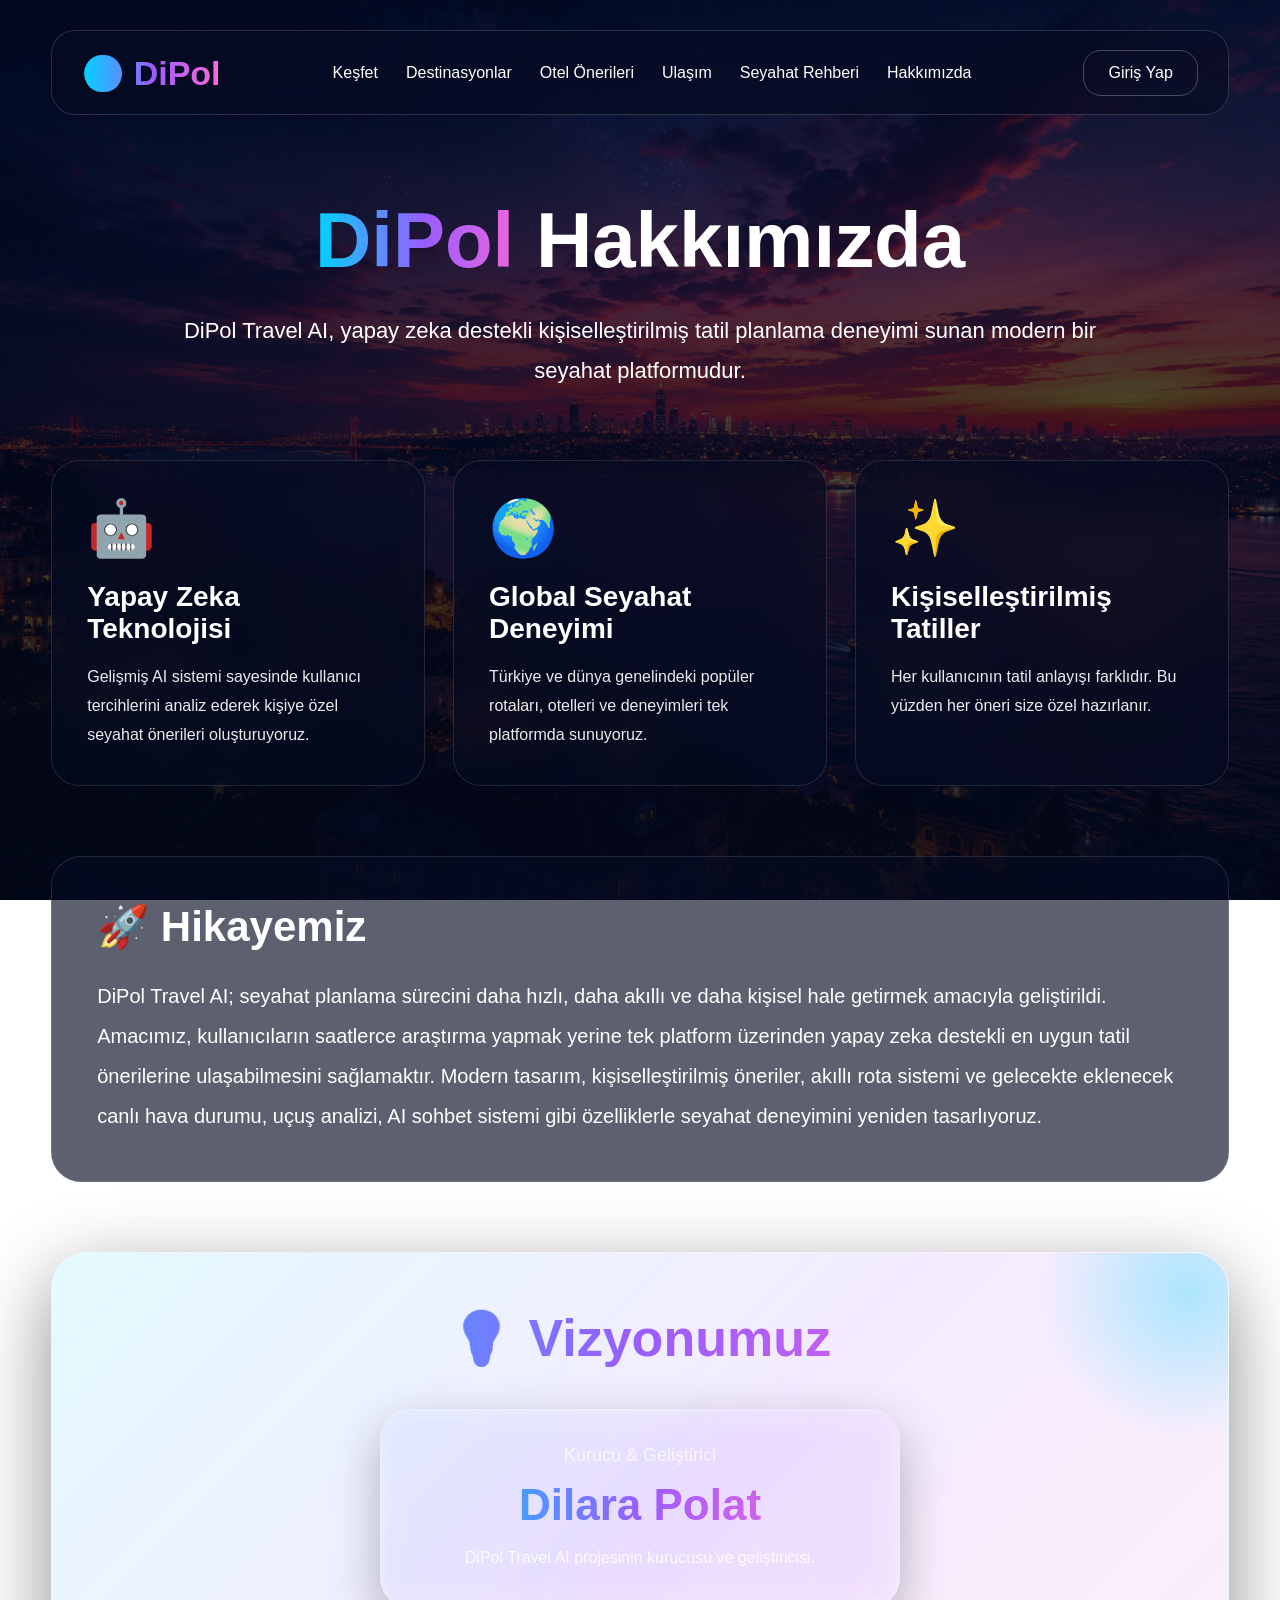
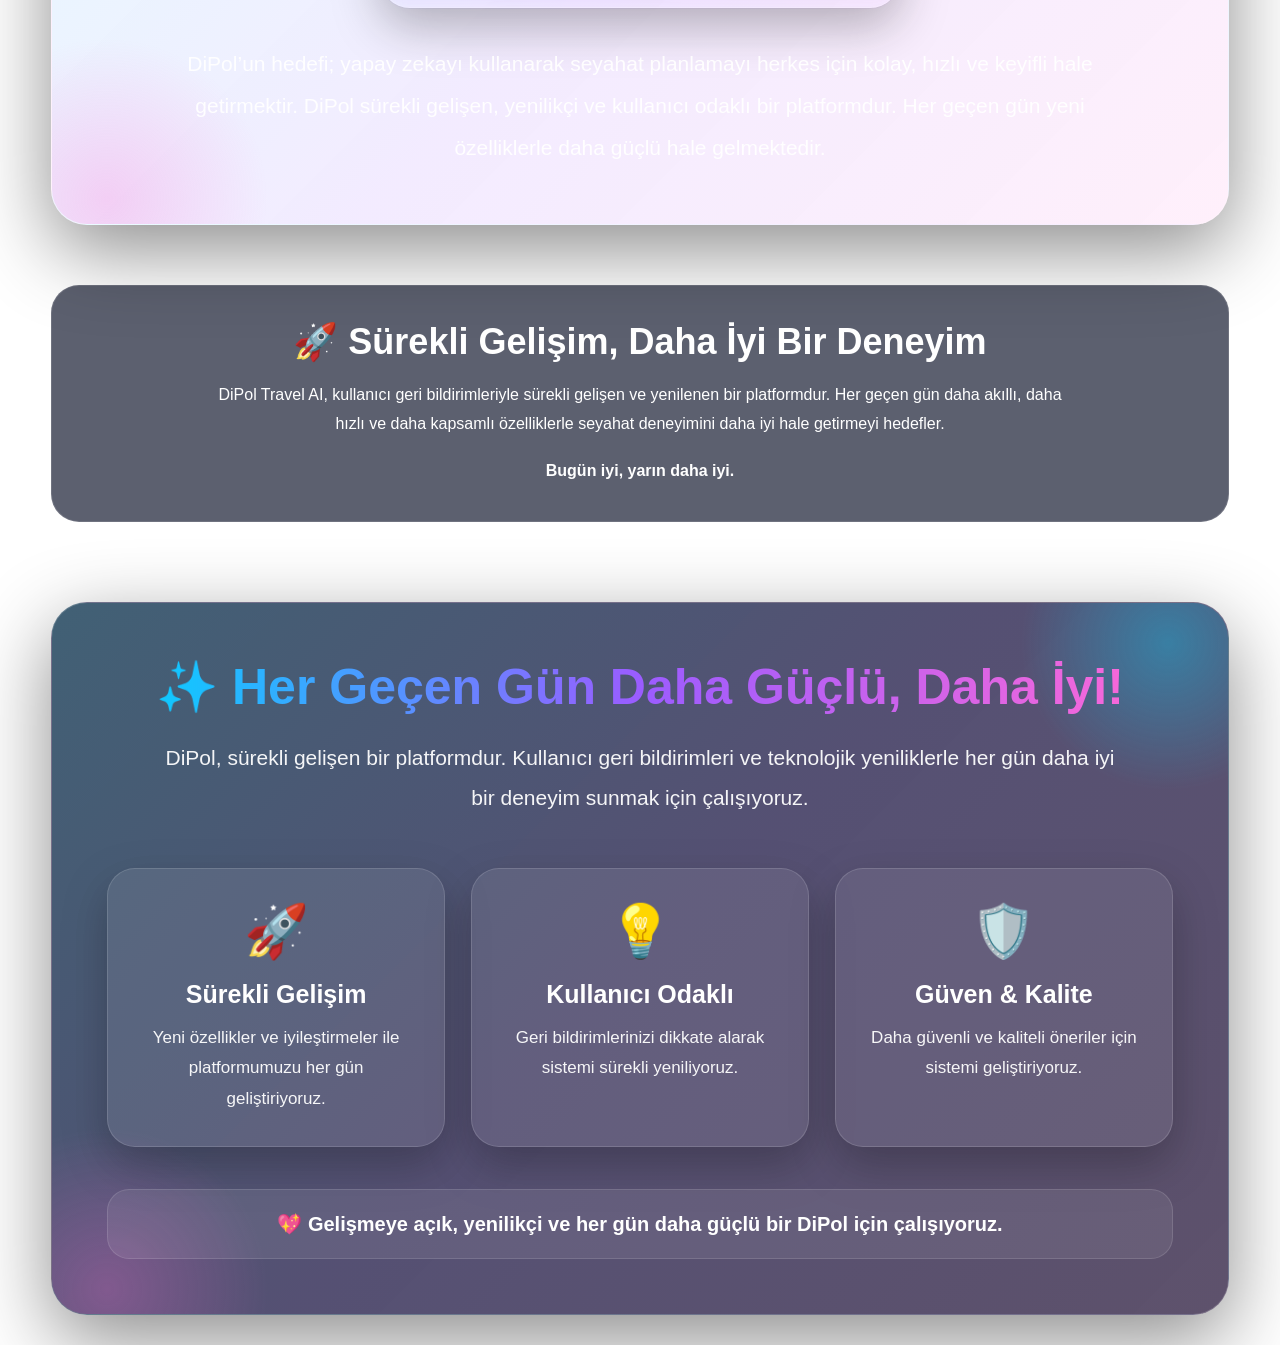
<file: templates/hakkimizda.html>
<!DOCTYPE html>
<html lang="tr">
<head>
<meta charset="UTF-8">
<meta name="viewport" content="width=device-width, initial-scale=1.0">

<title>Hakkımızda | DiPol</title>

<style>

*{
    margin:0;
    padding:0;
    box-sizing:border-box;
    font-family:Arial,sans-serif;
}

body{

    min-height:100vh;

    color:white;

    background:
    linear-gradient(rgba(3,8,25,.60),rgba(3,8,25,.88)),
    url("/static/bg.jpg");

    background-size:cover;
    background-position:center;
    background-attachment:fixed;
}

.page{

    padding:30px 4%;
}

.navbar{

    height:85px;

    display:flex;
    align-items:center;
    justify-content:space-between;

    padding:0 30px;

    border-radius:24px;

    background:rgba(7,12,35,.65);

    border:1px solid rgba(255,255,255,.15);

    backdrop-filter:blur(20px);
}

.logo{

    font-size:34px;
    font-weight:bold;

    background:linear-gradient(90deg,#00d4ff,#9b5cff,#ff69d6);

    -webkit-background-clip:text;
    color:transparent;
}

.menu{

    display:flex;
    gap:28px;
}

.menu a,
.login{

    color:white;
    text-decoration:none;
}

.login{

    padding:13px 24px;

    border-radius:18px;

    border:1px solid rgba(255,255,255,.25);
}

.hero{

    text-align:center;

    margin-top:80px;
}

.hero h1{

    font-size:78px;

    margin-bottom:25px;
}

.gradient{

    background:linear-gradient(90deg,#00d4ff,#9b5cff,#ff69d6);

    -webkit-background-clip:text;
    color:transparent;
}

.hero p{

    max-width:950px;

    margin:auto;

    font-size:22px;

    line-height:1.8;
}

.grid{

    margin-top:70px;

    display:grid;

    grid-template-columns:repeat(3,1fr);

    gap:28px;
}

.card{

    padding:35px;

    border-radius:28px;

    background:rgba(6,12,35,.65);

    border:1px solid rgba(255,255,255,.12);

    backdrop-filter:blur(20px);
}

.icon{

    font-size:55px;

    margin-bottom:20px;
}

.card h2{

    margin-bottom:18px;

    font-size:28px;
}

.card p{

    line-height:1.8;

    opacity:.92;
}

.story{

    margin-top:70px;

    padding:45px;

    border-radius:30px;

    background:rgba(6,12,35,.65);

    border:1px solid rgba(255,255,255,.12);
}

.story h2{

    margin-bottom:25px;

    font-size:42px;
}

.story p{

    line-height:2;

    font-size:20px;
}

.bottom{

    margin-top:60px;

    text-align:center;

    padding:35px;

    border-radius:28px;

    background:rgba(6,12,35,.65);

    border:1px solid rgba(255,255,255,.12);
}

.bottom h2{

    margin-bottom:18px;

    font-size:36px;
}

.bottom p{

    line-height:1.8;

    max-width:850px;

    margin:auto;
}

@media(max-width:1000px){

.grid{

    grid-template-columns:1fr;
}

.hero h1{

    font-size:48px;
}

.menu{

    display:none;
}

}
.gelisim-kart{
    margin-top:80px;
    padding:55px;
    border-radius:36px;
    background:
        linear-gradient(135deg,rgba(0,212,255,.13),rgba(155,92,255,.12),rgba(255,105,214,.10)),
        rgba(6,12,35,.72);
    border:1px solid rgba(255,255,255,.18);
    backdrop-filter:blur(22px);
    text-align:center;
    box-shadow:0 25px 80px rgba(0,0,0,.45);
    position:relative;
    overflow:hidden;
}

.gelisim-kart::before{
    content:"";
    position:absolute;
    width:320px;
    height:320px;
    top:-120px;
    right:-100px;
    background:radial-gradient(circle,rgba(0,212,255,.35),transparent 65%);
}

.gelisim-kart::after{
    content:"";
    position:absolute;
    width:350px;
    height:350px;
    bottom:-150px;
    left:-120px;
    background:radial-gradient(circle,rgba(255,105,214,.28),transparent 65%);
}

.gelisim-kart h2,
.gelisim-kart p,
.gelisim-grid,
.gelisim-alt{
    position:relative;
    z-index:2;
}

.gelisim-kart h2{
    font-size:50px;
    margin-bottom:22px;
    background:linear-gradient(90deg,#00d4ff,#9b5cff,#ff69d6);
    -webkit-background-clip:text;
    color:transparent;
}

.gelisim-kart p{
    max-width:950px;
    margin:auto;
    line-height:1.9;
    font-size:21px;
    opacity:.94;
}

.gelisim-grid{
    margin-top:50px;
    display:grid;
    grid-template-columns:repeat(3,1fr);
    gap:26px;
}

.mini-kart{
    padding:32px;
    border-radius:28px;
    background:rgba(255,255,255,.08);
    border:1px solid rgba(255,255,255,.14);
    box-shadow:0 18px 45px rgba(0,0,0,.25);
    transition:.3s;
}

.mini-kart:hover{
    transform:translateY(-8px);
    background:rgba(255,255,255,.12);
}

.mini-icon{
    font-size:52px;
    margin-bottom:18px;
}

.mini-kart h3{
    margin-bottom:14px;
    font-size:25px;
}

.mini-kart p{
    font-size:17px;
    line-height:1.8;
}

.gelisim-alt{
    margin-top:42px;
    padding:22px;
    border-radius:22px;
    background:rgba(255,255,255,.08);
    border:1px solid rgba(255,255,255,.12);
    font-size:20px;
    font-weight:bold;
}

@media(max-width:900px){
    .gelisim-grid{
        grid-template-columns:1fr;
    }

    .gelisim-kart{
        padding:35px 22px;
    }

    .gelisim-kart h2{
        font-size:34px;
    }
}

.vision-premium{

    margin-top:70px;

    padding:55px;

    border-radius:36px;

    text-align:center;

    background:
    linear-gradient(
    135deg,
    rgba(0,212,255,.10),
    rgba(155,92,255,.12),
    rgba(255,105,214,.10)
    );

    border:1px solid rgba(255,255,255,.16);

    backdrop-filter:blur(20px);

    box-shadow:0 25px 80px rgba(0,0,0,.45);

    position:relative;

    overflow:hidden;
}

.vision-premium::before{

    content:"";

    position:absolute;

    width:320px;
    height:320px;

    top:-120px;
    right:-120px;

    background:
    radial-gradient(
    circle,
    rgba(0,212,255,.30),
    transparent 65%
    );
}

.vision-premium::after{

    content:"";

    position:absolute;

    width:350px;
    height:350px;

    bottom:-150px;
    left:-120px;

    background:
    radial-gradient(
    circle,
    rgba(255,105,214,.25),
    transparent 65%
    );
}

.vision-premium h2,
.vision-text,
.founder-card{

    position:relative;
    z-index:2;
}

.vision-premium h2{

    font-size:52px;

    margin-bottom:40px;

    background:
    linear-gradient(
    90deg,
    #00d4ff,
    #9b5cff,
    #ff69d6
    );

    -webkit-background-clip:text;

    color:transparent;
}

.founder-card{

    max-width:520px;

    margin:0 auto 35px;

    padding:35px;

    border-radius:30px;

    background:rgba(255,255,255,.08);

    border:1px solid rgba(255,255,255,.16);

    backdrop-filter:blur(14px);

    box-shadow:0 18px 50px rgba(0,0,0,.28);
}

.founder-badge{

    font-size:18px;

    opacity:.78;

    margin-bottom:14px;
}

.founder-card h3{

    font-size:44px;

    margin-bottom:14px;

    background:
    linear-gradient(
    90deg,
    #00d4ff,
    #9b5cff,
    #ff69d6
    );

    -webkit-background-clip:text;

    color:transparent;
}

.founder-card p{

    line-height:1.8;

    opacity:.88;
}

.vision-text{

    max-width:950px;

    margin:auto;

    font-size:21px;

    line-height:2;

    opacity:.94;
}

@media(max-width:900px){

.vision-premium{

    padding:35px 24px;
}

.vision-premium h2{

    font-size:36px;
}

.founder-card h3{

    font-size:34px;
}

.vision-text{

    font-size:18px;
}

}



</style>

</head>

<body>

<div class="page">

<div class="navbar">

<div class="logo">
🌍 DiPol
</div>

<div class="menu">

<a href="/">Keşfet</a>
<a href="/destinasyonlar">Destinasyonlar</a>
<a href="/oteller">Otel Önerileri</a>
<a href="/ucuslar">Ulaşım</a>
<a href="/rehber">Seyahat Rehberi</a>
<a href="/hakkimizda">Hakkımızda</a>

</div>

<a href="/giris" class="login">
Giriş Yap
</a>

</div>

<section class="hero">

<h1>

<span class="gradient">
DiPol
</span>

Hakkımızda

</h1>

<p>

DiPol Travel AI,
yapay zeka destekli kişiselleştirilmiş
tatil planlama deneyimi sunan modern bir seyahat platformudur.

</p>

</section>

<div class="grid">

<div class="card">

<div class="icon">
🤖
</div>

<h2>
Yapay Zeka Teknolojisi
</h2>

<p>

Gelişmiş AI sistemi sayesinde kullanıcı tercihlerini analiz ederek
kişiye özel seyahat önerileri oluşturuyoruz.

</p>

</div>

<div class="card">

<div class="icon">
🌍
</div>

<h2>
Global Seyahat Deneyimi
</h2>

<p>

Türkiye ve dünya genelindeki popüler rotaları,
otelleri ve deneyimleri tek platformda sunuyoruz.

</p>

</div>

<div class="card">

<div class="icon">
✨
</div>

<h2>
Kişiselleştirilmiş Tatiller
</h2>

<p>

Her kullanıcının tatil anlayışı farklıdır.
Bu yüzden her öneri size özel hazırlanır.

</p>

</div>

</div>

<div class="story">

<h2>
🚀 Hikayemiz
</h2>

<p>

DiPol Travel AI;
seyahat planlama sürecini daha hızlı,
daha akıllı ve daha kişisel hale getirmek amacıyla geliştirildi.

Amacımız,
kullanıcıların saatlerce araştırma yapmak yerine
tek platform üzerinden yapay zeka destekli
en uygun tatil önerilerine ulaşabilmesini sağlamaktır.

Modern tasarım,
kişiselleştirilmiş öneriler,
akıllı rota sistemi ve gelecekte eklenecek
canlı hava durumu,
uçuş analizi,
AI sohbet sistemi gibi özelliklerle
seyahat deneyimini yeniden tasarlıyoruz.

</p>

</div>

<div class="vision-premium">

<h2>
💡 Vizyonumuz
</h2>

<div class="founder-card">

<div class="founder-badge">
Kurucu & Geliştirici
</div>

<h3>
Dilara Polat
</h3>

<p>
DiPol Travel AI projesinin kurucusu ve geliştiricisi.
</p>

</div>

<p class="vision-text">

DiPol’un hedefi;
yapay zekayı kullanarak seyahat planlamayı herkes için
kolay, hızlı ve keyifli hale getirmektir.

DiPol sürekli gelişen,
yenilikçi ve kullanıcı odaklı bir platformdur.

Her geçen gün yeni özelliklerle
daha güçlü hale gelmektedir.

</p>

</div>



<div class="bottom">

<h2>
🚀 Sürekli Gelişim, Daha İyi Bir Deneyim
</h2>

<p>
DiPol Travel AI, kullanıcı geri bildirimleriyle sürekli gelişen ve yenilenen bir platformdur.
Her geçen gün daha akıllı, daha hızlı ve daha kapsamlı özelliklerle seyahat deneyimini daha iyi hale getirmeyi hedefler.
</p>

<br>

<p>
<strong>
Bugün iyi, yarın daha iyi.
</strong>
</p>

</div>
<!-- GELISIM KARTI BURAYA GELECEK -->
 <div class="gelisim-kart">

<h2>
✨ Her Geçen Gün Daha Güçlü, Daha İyi!
</h2>

<p>

DiPol, sürekli gelişen bir platformdur.
Kullanıcı geri bildirimleri ve teknolojik yeniliklerle
her gün daha iyi bir deneyim sunmak için çalışıyoruz.

</p>

<div class="gelisim-grid">

<div class="mini-kart">
<div class="mini-icon">🚀</div>
<h3>Sürekli Gelişim</h3>
<p>
Yeni özellikler ve iyileştirmeler ile platformumuzu her gün geliştiriyoruz.
</p>
</div>

<div class="mini-kart">
<div class="mini-icon">💡</div>
<h3>Kullanıcı Odaklı</h3>
<p>
Geri bildirimlerinizi dikkate alarak sistemi sürekli yeniliyoruz.
</p>
</div>

<div class="mini-kart">
<div class="mini-icon">🛡️</div>
<h3>Güven & Kalite</h3>
<p>
Daha güvenli ve kaliteli öneriler için sistemi geliştiriyoruz.
</p>
</div>

</div>

<div class="gelisim-alt">

💖 Gelişmeye açık, yenilikçi ve her gün daha güçlü bir DiPol için çalışıyoruz.

</div>

</div>

</body>
</html>
</file>
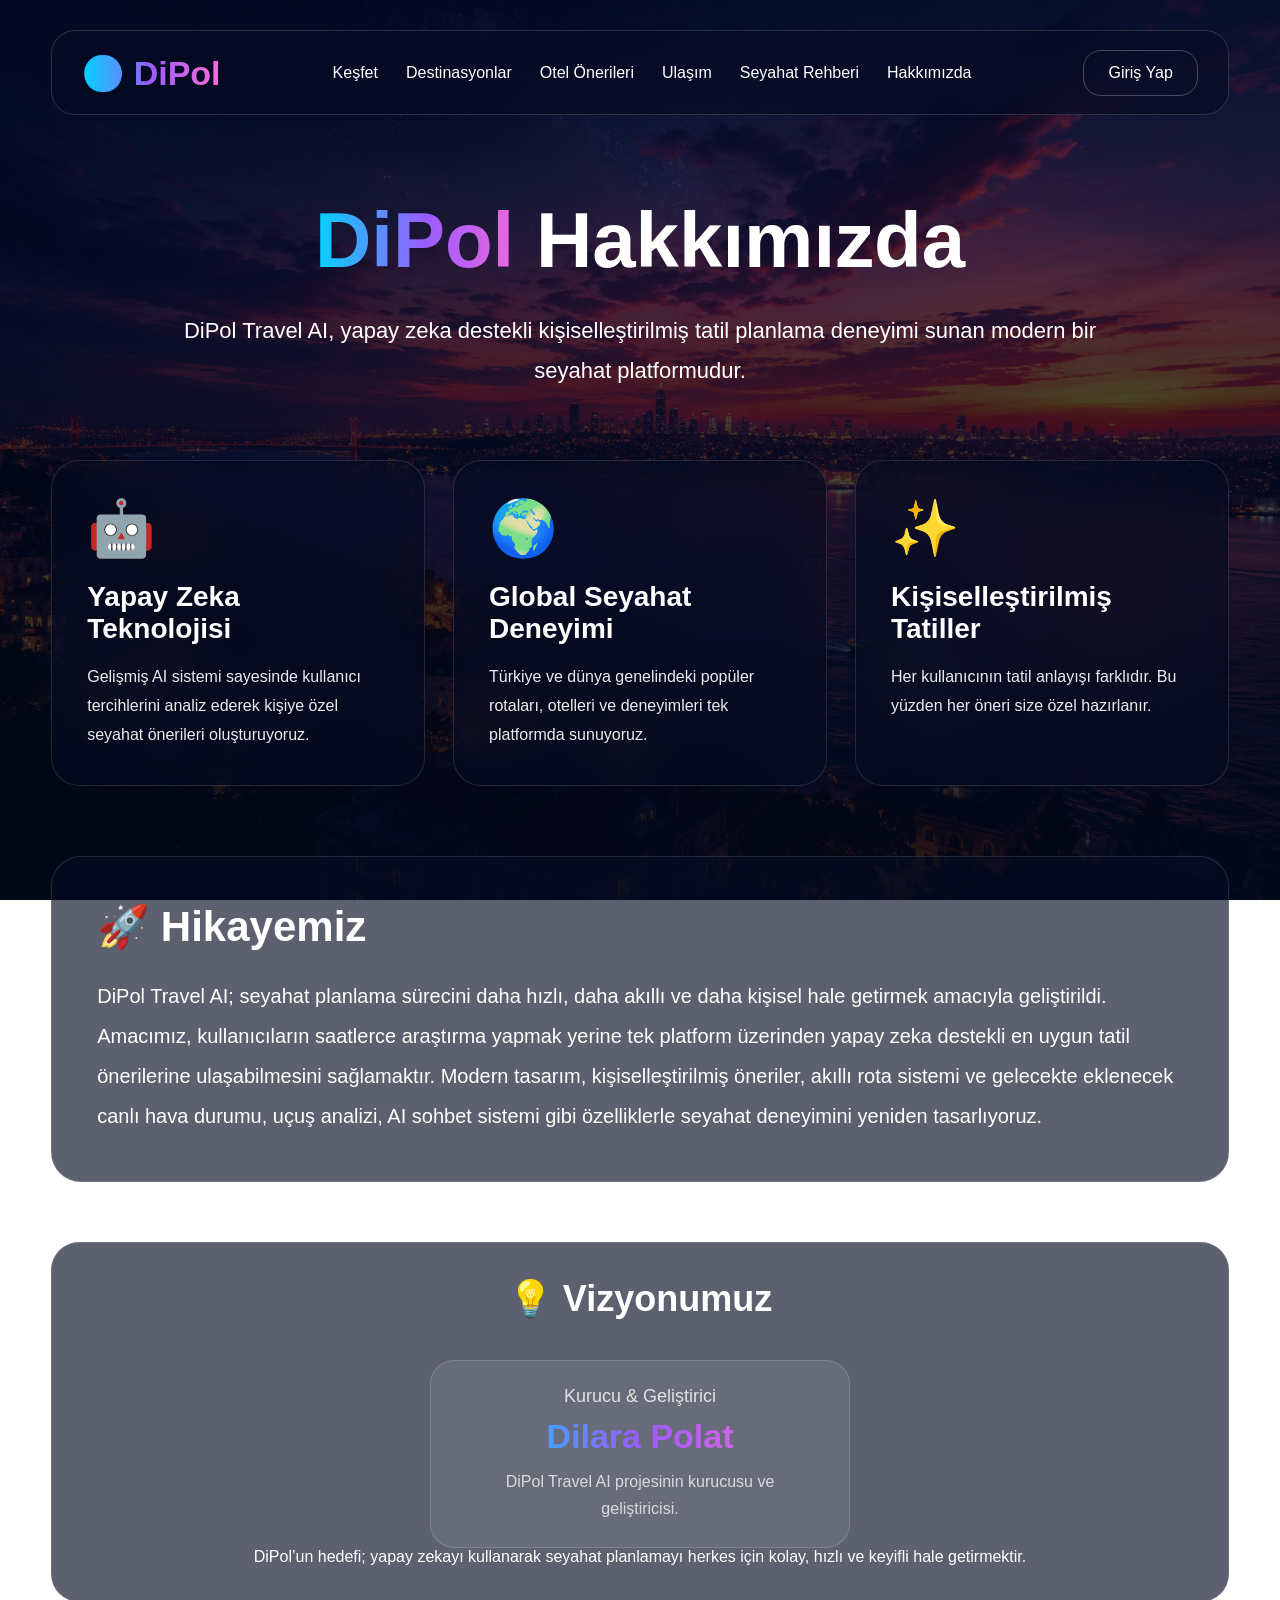
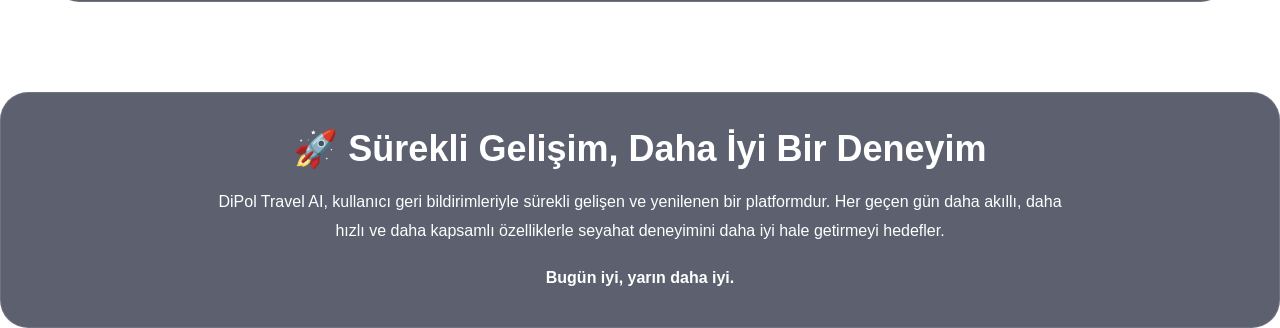
<file: templates/hakkimizda_yedek.html>
<!DOCTYPE html>
<html lang="tr">
<head>
<meta charset="UTF-8">
<meta name="viewport" content="width=device-width, initial-scale=1.0">

<title>Hakkımızda | DiPol</title>

<style>

*{
    margin:0;
    padding:0;
    box-sizing:border-box;
    font-family:Arial,sans-serif;
}

body{

    min-height:100vh;

    color:white;

    background:
    linear-gradient(rgba(3,8,25,.60),rgba(3,8,25,.88)),
    url("/static/bg.jpg");

    background-size:cover;
    background-position:center;
    background-attachment:fixed;
}

.page{

    padding:30px 4%;
}

.navbar{

    height:85px;

    display:flex;
    align-items:center;
    justify-content:space-between;

    padding:0 30px;

    border-radius:24px;

    background:rgba(7,12,35,.65);

    border:1px solid rgba(255,255,255,.15);

    backdrop-filter:blur(20px);
}

.logo{

    font-size:34px;
    font-weight:bold;

    background:linear-gradient(90deg,#00d4ff,#9b5cff,#ff69d6);

    -webkit-background-clip:text;
    color:transparent;
}

.menu{

    display:flex;
    gap:28px;
}

.menu a,
.login{

    color:white;
    text-decoration:none;
}

.login{

    padding:13px 24px;

    border-radius:18px;

    border:1px solid rgba(255,255,255,.25);
}

.hero{

    text-align:center;

    margin-top:80px;
}

.hero h1{

    font-size:78px;

    margin-bottom:25px;
}

.gradient{

    background:linear-gradient(90deg,#00d4ff,#9b5cff,#ff69d6);

    -webkit-background-clip:text;
    color:transparent;
}

.hero p{

    max-width:950px;

    margin:auto;

    font-size:22px;

    line-height:1.8;
}

.grid{

    margin-top:70px;

    display:grid;

    grid-template-columns:repeat(3,1fr);

    gap:28px;
}

.card{

    padding:35px;

    border-radius:28px;

    background:rgba(6,12,35,.65);

    border:1px solid rgba(255,255,255,.12);

    backdrop-filter:blur(20px);
}

.icon{

    font-size:55px;

    margin-bottom:20px;
}

.card h2{

    margin-bottom:18px;

    font-size:28px;
}

.card p{

    line-height:1.8;

    opacity:.92;
}

.story{

    margin-top:70px;

    padding:45px;

    border-radius:30px;

    background:rgba(6,12,35,.65);

    border:1px solid rgba(255,255,255,.12);
}

.story h2{

    margin-bottom:25px;

    font-size:42px;
}

.story p{

    line-height:2;

    font-size:20px;
}

.bottom{

    margin-top:60px;

    text-align:center;

    padding:35px;

    border-radius:28px;

    background:rgba(6,12,35,.65);

    border:1px solid rgba(255,255,255,.12);
}

.bottom h2{

    margin-bottom:18px;

    font-size:36px;
}

.bottom p{

    line-height:1.8;

    max-width:850px;

    margin:auto;
}

@media(max-width:1000px){

.grid{

    grid-template-columns:1fr;
}

.hero h1{

    font-size:48px;
}

.menu{

    display:none;
}

}

</style>

</head>

<body>

<div class="page">

<div class="navbar">

<div class="logo">
🌍 DiPol
</div>

<div class="menu">

<a href="/">Keşfet</a>
<a href="/destinasyonlar">Destinasyonlar</a>
<a href="/oteller">Otel Önerileri</a>
<a href="/ucuslar">Ulaşım</a>
<a href="/rehber">Seyahat Rehberi</a>
<a href="/hakkimizda">Hakkımızda</a>

</div>

<a href="/giris" class="login">
Giriş Yap
</a>

</div>

<section class="hero">

<h1>

<span class="gradient">
DiPol
</span>

Hakkımızda

</h1>

<p>

DiPol Travel AI,
yapay zeka destekli kişiselleştirilmiş
tatil planlama deneyimi sunan modern bir seyahat platformudur.

</p>

</section>

<div class="grid">

<div class="card">

<div class="icon">
🤖
</div>

<h2>
Yapay Zeka Teknolojisi
</h2>

<p>

Gelişmiş AI sistemi sayesinde kullanıcı tercihlerini analiz ederek
kişiye özel seyahat önerileri oluşturuyoruz.

</p>

</div>

<div class="card">

<div class="icon">
🌍
</div>

<h2>
Global Seyahat Deneyimi
</h2>

<p>

Türkiye ve dünya genelindeki popüler rotaları,
otelleri ve deneyimleri tek platformda sunuyoruz.

</p>

</div>

<div class="card">

<div class="icon">
✨
</div>

<h2>
Kişiselleştirilmiş Tatiller
</h2>

<p>

Her kullanıcının tatil anlayışı farklıdır.
Bu yüzden her öneri size özel hazırlanır.

</p>

</div>

</div>

<div class="story">

<h2>
🚀 Hikayemiz
</h2>

<p>

DiPol Travel AI;
seyahat planlama sürecini daha hızlı,
daha akıllı ve daha kişisel hale getirmek amacıyla geliştirildi.

Amacımız,
kullanıcıların saatlerce araştırma yapmak yerine
tek platform üzerinden yapay zeka destekli
en uygun tatil önerilerine ulaşabilmesini sağlamaktır.

Modern tasarım,
kişiselleştirilmiş öneriler,
akıllı rota sistemi ve gelecekte eklenecek
canlı hava durumu,
uçuş analizi,
AI sohbet sistemi gibi özelliklerle
seyahat deneyimini yeniden tasarlıyoruz.

</p>

</div>

<div class="bottom">

<h2>
💡 Vizyonumuz
</h2>

<p>

<div style="margin-top:40px; display:flex; justify-content:center;">

<div style="
background:rgba(255,255,255,.08);
padding:25px 35px;
border-radius:24px;
border:1px solid rgba(255,255,255,.15);
backdrop-filter:blur(10px);
text-align:center;
max-width:420px;
width:100%;
">

<div style="
font-size:18px;
opacity:.8;
margin-bottom:10px;
">
Kurucu & Geliştirici
</div>

<div style="
font-size:34px;
font-weight:bold;
background:linear-gradient(90deg,#00d4ff,#9b5cff,#ff69d6);
-webkit-background-clip:text;
color:transparent;
">
Dilara Polat
</div>

<div style="
margin-top:12px;
opacity:.75;
line-height:1.7;
">
DiPol Travel AI projesinin kurucusu ve geliştiricisi.
</div>

</div>

</div>

DiPol’un hedefi;
yapay zekayı kullanarak
seyahat planlamayı herkes için
kolay, hızlı ve keyifli hale getirmektir.

</p>

</div>

</div>
<div class="bottom">

<h2>
🚀 Sürekli Gelişim, Daha İyi Bir Deneyim
</h2>

<p>
DiPol Travel AI, kullanıcı geri bildirimleriyle sürekli gelişen ve yenilenen bir platformdur.
Her geçen gün daha akıllı, daha hızlı ve daha kapsamlı özelliklerle seyahat deneyimini daha iyi hale getirmeyi hedefler.
</p>

<br>

<p>
<strong>
Bugün iyi, yarın daha iyi.
</strong>
</p>

</div>

</body>
</html>
</file>
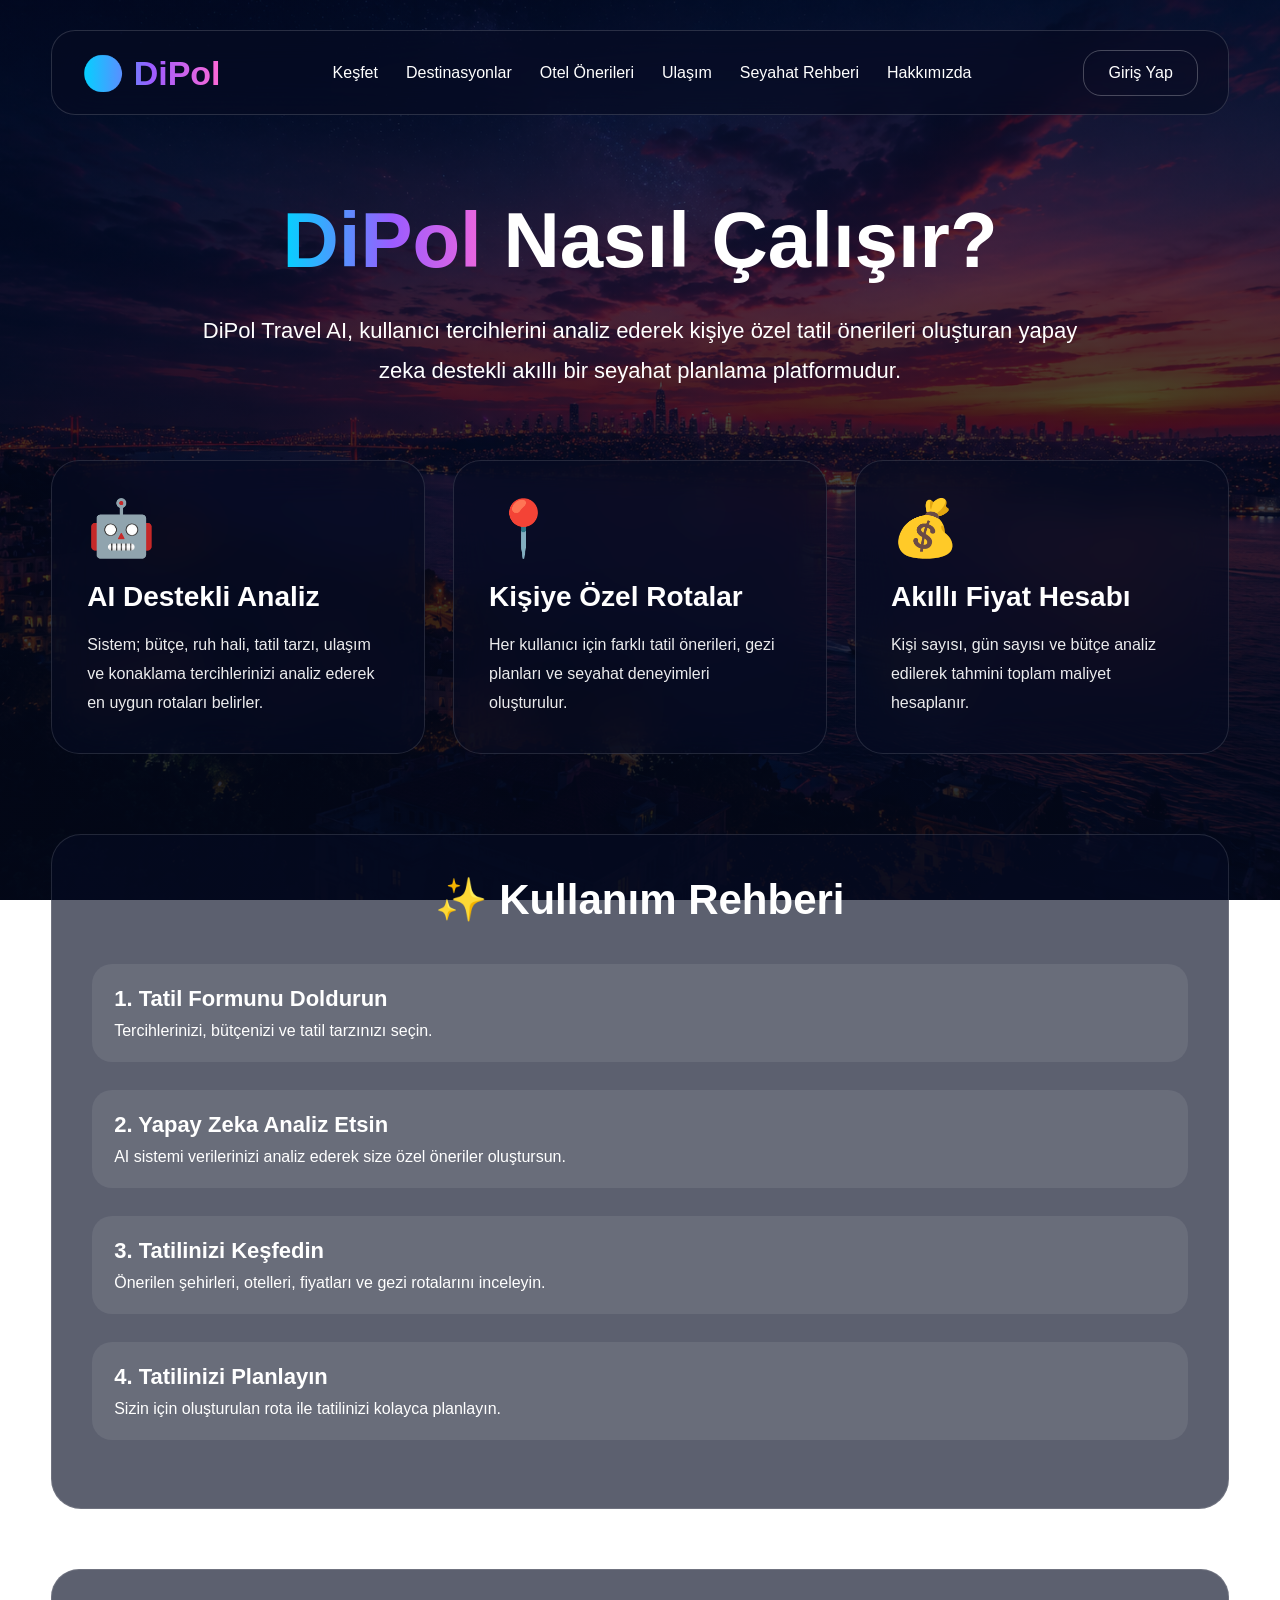
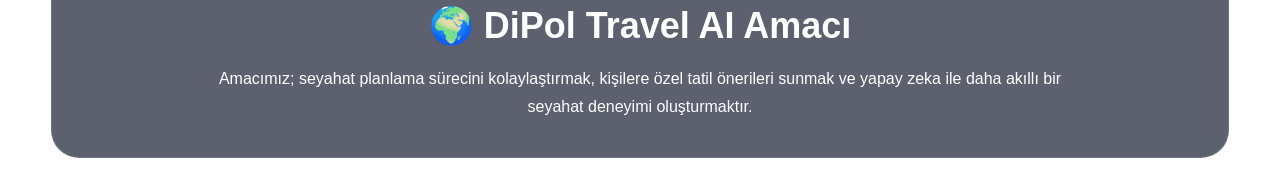
<file: templates/rehber.html>
<!DOCTYPE html>
<html lang="tr">
<head>
<meta charset="UTF-8">
<meta name="viewport" content="width=device-width, initial-scale=1.0">

<title>DiPol Rehber</title>

<style>

*{
    margin:0;
    padding:0;
    box-sizing:border-box;
    font-family:Arial,sans-serif;
}

body{

    min-height:100vh;

    color:white;

    background:
    linear-gradient(rgba(3,8,25,.60),rgba(3,8,25,.88)),
    url("/static/bg.jpg");

    background-size:cover;
    background-position:center;
    background-attachment:fixed;
}

.page{

    padding:30px 4%;
}

.navbar{

    height:85px;

    display:flex;
    align-items:center;
    justify-content:space-between;

    padding:0 30px;

    border-radius:24px;

    background:rgba(7,12,35,.65);

    border:1px solid rgba(255,255,255,.15);

    backdrop-filter:blur(20px);
}

.logo{

    font-size:34px;
    font-weight:bold;

    background:linear-gradient(90deg,#00d4ff,#9b5cff,#ff69d6);

    -webkit-background-clip:text;
    color:transparent;
}

.menu{

    display:flex;
    gap:28px;
}

.menu a,
.login{

    color:white;
    text-decoration:none;
}

.login{

    padding:13px 24px;

    border-radius:18px;

    border:1px solid rgba(255,255,255,.25);
}

.hero{

    text-align:center;

    margin-top:80px;
}

.hero h1{

    font-size:78px;

    margin-bottom:25px;
}

.gradient{

    background:linear-gradient(90deg,#00d4ff,#9b5cff,#ff69d6);

    -webkit-background-clip:text;
    color:transparent;
}

.hero p{

    max-width:900px;

    margin:auto;

    font-size:22px;

    line-height:1.8;
}

.grid{

    margin-top:70px;

    display:grid;

    grid-template-columns:repeat(3,1fr);

    gap:28px;
}

.card{

    padding:35px;

    border-radius:28px;

    background:rgba(6,12,35,.65);

    border:1px solid rgba(255,255,255,.12);

    backdrop-filter:blur(20px);
}

.icon{

    font-size:55px;

    margin-bottom:20px;
}

.card h2{

    margin-bottom:18px;

    font-size:28px;
}

.card p{

    line-height:1.8;

    opacity:.92;
}

.steps{

    margin-top:80px;

    padding:40px;

    border-radius:30px;

    background:rgba(6,12,35,.65);

    border:1px solid rgba(255,255,255,.12);
}

.steps h2{

    text-align:center;

    font-size:42px;

    margin-bottom:40px;
}

.step{

    margin-bottom:28px;

    padding:22px;

    border-radius:20px;

    background:rgba(255,255,255,.08);
}

.step strong{

    display:block;

    margin-bottom:10px;

    font-size:22px;
}

.bottom{

    margin-top:60px;

    text-align:center;

    padding:35px;

    border-radius:28px;

    background:rgba(6,12,35,.65);

    border:1px solid rgba(255,255,255,.12);
}

.bottom h2{

    margin-bottom:18px;

    font-size:36px;
}

.bottom p{

    line-height:1.8;

    max-width:850px;

    margin:auto;
}

@media(max-width:1000px){

.grid{

    grid-template-columns:1fr;
}

.hero h1{

    font-size:48px;
}

.menu{

    display:none;
}

}

</style>

</head>

<body>

<div class="page">

<div class="navbar">

<div class="logo">
🌍 DiPol
</div>

<div class="menu">

<a href="/">Keşfet</a>
<a href="/destinasyonlar">Destinasyonlar</a>
<a href="/oteller">Otel Önerileri</a>
<a href="/ucuslar">Ulaşım</a>
<a href="/rehber">Seyahat Rehberi</a>
<a href="/hakkimizda">Hakkımızda</a>

</div>

<a href="/giris" class="login">
Giriş Yap
</a>

</div>

<section class="hero">

<h1>

<span class="gradient">
DiPol
</span>

Nasıl Çalışır?

</h1>

<p>

DiPol Travel AI, kullanıcı tercihlerini analiz ederek
kişiye özel tatil önerileri oluşturan yapay zeka destekli
akıllı bir seyahat planlama platformudur.

</p>

</section>

<div class="grid">

<div class="card">

<div class="icon">
🤖
</div>

<h2>
AI Destekli Analiz
</h2>

<p>

Sistem; bütçe, ruh hali, tatil tarzı,
ulaşım ve konaklama tercihlerinizi
analiz ederek en uygun rotaları belirler.

</p>

</div>

<div class="card">

<div class="icon">
📍
</div>

<h2>
Kişiye Özel Rotalar
</h2>

<p>

Her kullanıcı için farklı tatil önerileri,
gezi planları ve seyahat deneyimleri oluşturulur.

</p>

</div>

<div class="card">

<div class="icon">
💰
</div>

<h2>
Akıllı Fiyat Hesabı
</h2>

<p>

Kişi sayısı, gün sayısı ve bütçe analiz edilerek
tahmini toplam maliyet hesaplanır.

</p>

</div>

</div>

<div class="steps">

<h2>
✨ Kullanım Rehberi
</h2>

<div class="step">

<strong>
1. Tatil Formunu Doldurun
</strong>

Tercihlerinizi, bütçenizi ve tatil tarzınızı seçin.

</div>

<div class="step">

<strong>
2. Yapay Zeka Analiz Etsin
</strong>

AI sistemi verilerinizi analiz ederek
size özel öneriler oluştursun.

</div>

<div class="step">

<strong>
3. Tatilinizi Keşfedin
</strong>

Önerilen şehirleri, otelleri,
fiyatları ve gezi rotalarını inceleyin.

</div>

<div class="step">

<strong>
4. Tatilinizi Planlayın
</strong>

Sizin için oluşturulan rota ile
tatilinizi kolayca planlayın.

</div>

</div>

<div class="bottom">

<h2>
🌍 DiPol Travel AI Amacı
</h2>

<p>

Amacımız;
seyahat planlama sürecini kolaylaştırmak,
kişilere özel tatil önerileri sunmak
ve yapay zeka ile daha akıllı bir
seyahat deneyimi oluşturmaktır.

</p>

</div>

</div>

</body>
</html>
</file>
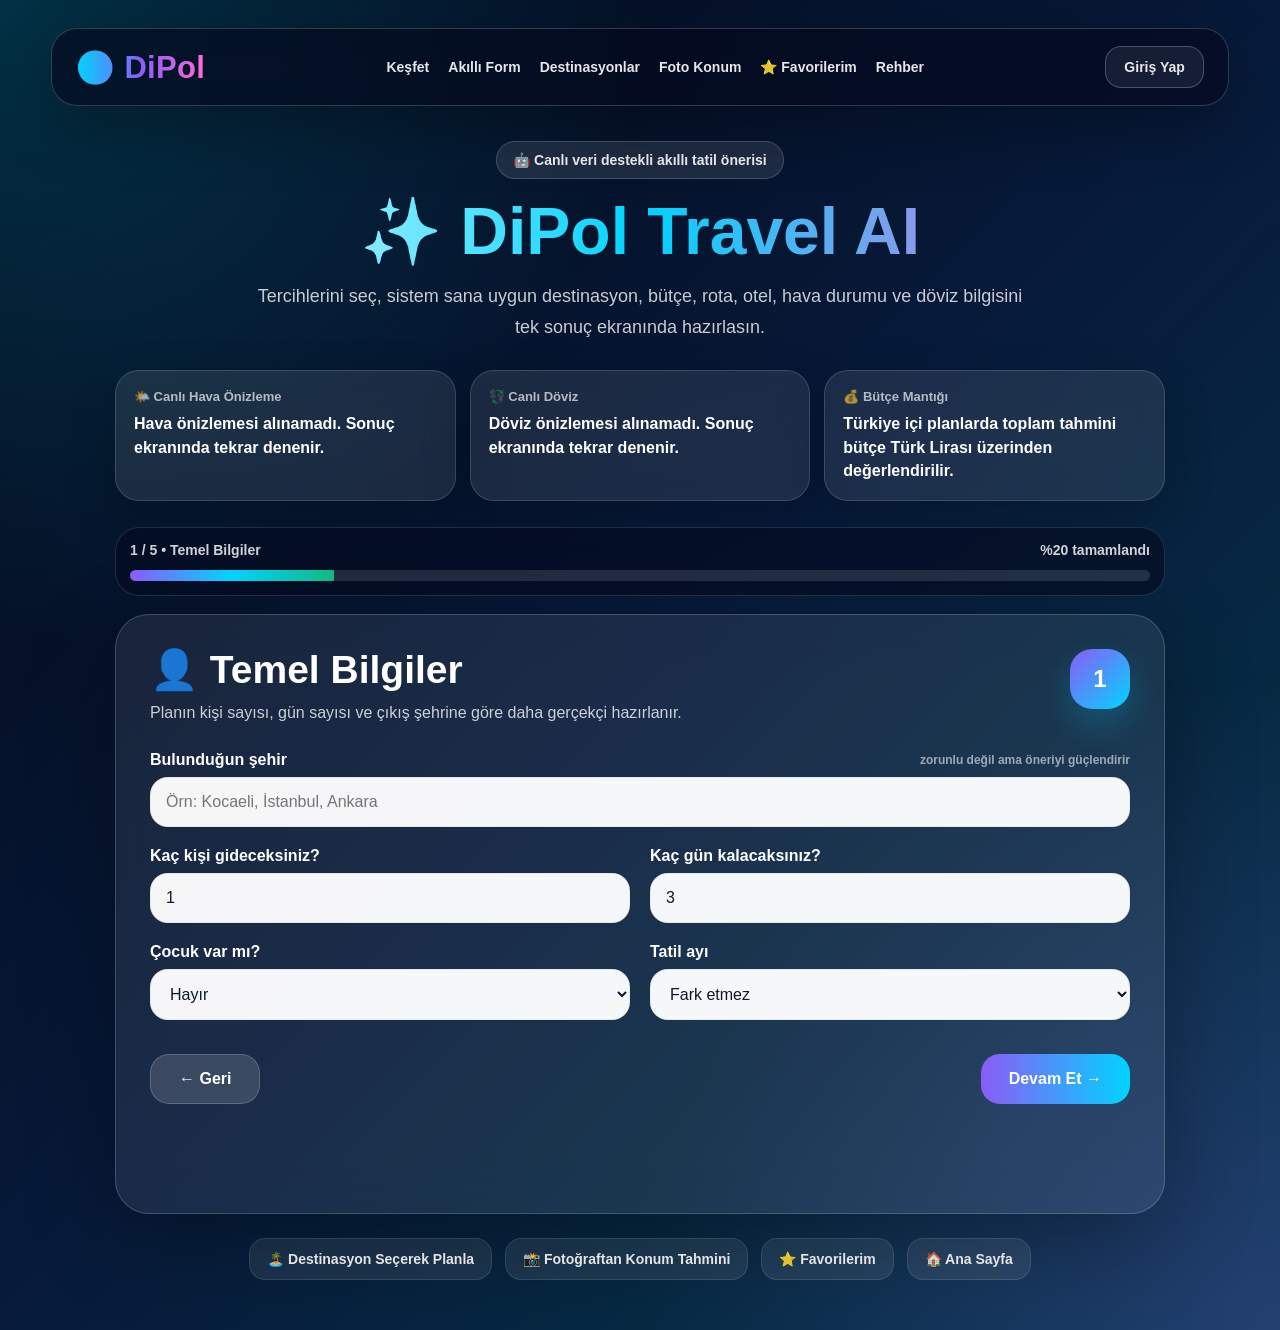
<file: templates/tatil_formu.html>
<!DOCTYPE html>
<html lang="tr">
<head>
<meta charset="UTF-8">
<meta name="viewport" content="width=device-width, initial-scale=1.0">
<title>Akıllı Tatil Formu | DiPol Travel AI</title>

<style>
*{
    margin:0;
    padding:0;
    box-sizing:border-box;
}

:root{
    --bg1:#030816;
    --bg2:#071a3a;
    --glass:rgba(255,255,255,.10);
    --glass2:rgba(255,255,255,.15);
    --border:rgba(255,255,255,.18);
    --text:#ffffff;
    --muted:rgba(255,255,255,.78);
    --cyan:#00d4ff;
    --purple:#8b5cf6;
    --pink:#ff69d6;
    --green:#10b981;
    --orange:#f59e0b;
}

body{
    font-family:Arial, sans-serif;
    color:var(--text);
    min-height:100vh;
    background:
        radial-gradient(circle at top left,rgba(0,212,255,.20),transparent 35%),
        radial-gradient(circle at bottom right,rgba(139,92,246,.22),transparent 35%),
        linear-gradient(135deg,#030816,#071a3a,#06384b);
    overflow-x:hidden;
}

.page{
    padding:28px 4% 50px;
}

.navbar{
    max-width:1180px;
    min-height:78px;
    margin:0 auto 35px;
    padding:0 24px;
    display:flex;
    align-items:center;
    justify-content:space-between;
    gap:18px;
    border-radius:26px;
    background:rgba(5,10,30,.68);
    border:1px solid var(--border);
    backdrop-filter:blur(20px);
    box-shadow:0 22px 60px rgba(0,0,0,.28);
}

.logo{
    font-size:31px;
    font-weight:900;
    letter-spacing:.3px;
    background:linear-gradient(90deg,var(--cyan),var(--purple),var(--pink));
    -webkit-background-clip:text;
    color:transparent;
    white-space:nowrap;
}

.menu{
    display:flex;
    align-items:center;
    justify-content:center;
    gap:19px;
    flex-wrap:wrap;
}

.menu a,
.nav-btn{
    color:white;
    text-decoration:none;
    font-size:14px;
    font-weight:800;
    opacity:.9;
}

.menu a:hover{
    color:var(--cyan);
}

.nav-btn{
    padding:12px 18px;
    border-radius:16px;
    border:1px solid rgba(255,255,255,.25);
    background:rgba(255,255,255,.08);
}

.container{
    max-width:1050px;
    margin:auto;
}

.hero{
    text-align:center;
    margin-bottom:28px;
}

.badge{
    display:inline-flex;
    align-items:center;
    gap:8px;
    padding:10px 16px;
    border-radius:999px;
    border:1px solid rgba(255,255,255,.18);
    background:rgba(255,255,255,.10);
    color:rgba(255,255,255,.92);
    font-size:14px;
    font-weight:800;
    margin-bottom:18px;
}

.hero h1{
    font-size:clamp(36px,7vw,66px);
    line-height:1.05;
    margin-bottom:15px;
    background:linear-gradient(90deg,#fff,var(--cyan),var(--pink));
    -webkit-background-clip:text;
    color:transparent;
}

.hero p{
    max-width:780px;
    margin:0 auto;
    color:var(--muted);
    font-size:18px;
    line-height:1.7;
}

.live-strip{
    display:grid;
    grid-template-columns:repeat(3,1fr);
    gap:14px;
    margin:26px 0;
}

.live-card{
    padding:18px;
    border-radius:24px;
    background:rgba(255,255,255,.09);
    border:1px solid rgba(255,255,255,.15);
    backdrop-filter:blur(18px);
    box-shadow:0 18px 50px rgba(0,0,0,.20);
}

.live-card span{
    display:block;
    font-size:13px;
    color:rgba(255,255,255,.68);
    margin-bottom:8px;
    font-weight:800;
}

.live-card strong{
    font-size:16px;
    line-height:1.45;
}

.progress-wrap{
    position:sticky;
    top:12px;
    z-index:20;
    margin-bottom:18px;
    padding:14px;
    border-radius:24px;
    background:rgba(5,10,30,.58);
    border:1px solid rgba(255,255,255,.13);
    backdrop-filter:blur(18px);
}

.step-top{
    display:flex;
    align-items:center;
    justify-content:space-between;
    gap:14px;
    margin-bottom:12px;
    color:rgba(255,255,255,.82);
    font-weight:800;
    font-size:14px;
}

.progress{
    width:100%;
    height:11px;
    background:rgba(255,255,255,.12);
    border-radius:999px;
    overflow:hidden;
}

.progress-bar{
    height:100%;
    width:20%;
    background:linear-gradient(90deg,var(--purple),var(--cyan),var(--green));
    transition:.35s ease;
}

.form-shell{
    background:rgba(255,255,255,.08);
    border:1px solid var(--border);
    border-radius:34px;
    padding:34px;
    backdrop-filter:blur(22px);
    box-shadow:0 28px 90px rgba(0,0,0,.30);
    min-height:600px;
}

.step{
    display:none;
    animation:fade .25s ease;
}

.step.active{
    display:block;
}

@keyframes fade{
    from{opacity:0;transform:translateY(8px)}
    to{opacity:1;transform:translateY(0)}
}

.step-title{
    display:flex;
    align-items:flex-start;
    justify-content:space-between;
    gap:20px;
    margin-bottom:25px;
}

.step-title h2{
    font-size:clamp(27px,4vw,39px);
    line-height:1.1;
}

.step-title p{
    color:var(--muted);
    margin-top:8px;
    line-height:1.6;
}

.step-number{
    min-width:60px;
    height:60px;
    border-radius:22px;
    display:flex;
    align-items:center;
    justify-content:center;
    background:linear-gradient(135deg,var(--purple),var(--cyan));
    font-size:24px;
    font-weight:900;
    box-shadow:0 14px 35px rgba(0,212,255,.22);
}

.grid{
    display:grid;
    grid-template-columns:1fr 1fr;
    gap:20px;
}

.full{
    grid-column:1 / -1;
}

.field label{
    display:flex;
    align-items:center;
    justify-content:space-between;
    gap:12px;
    margin-bottom:8px;
    font-weight:900;
    font-size:16px;
}

.hint{
    font-size:12px;
    color:rgba(255,255,255,.58);
    font-weight:700;
}

input,
select,
textarea{
    width:100%;
    padding:16px 16px;
    border:none;
    outline:none;
    border-radius:18px;
    font-size:16px;
    color:#0f172a;
    background:rgba(255,255,255,.96);
    box-shadow:inset 0 0 0 1px rgba(0,0,0,.06);
}

textarea{
    resize:none;
    min-height:120px;
}

input:focus,
select:focus,
textarea:focus{
    box-shadow:0 0 0 4px rgba(0,212,255,.22);
}

.choice-grid{
    display:grid;
    grid-template-columns:repeat(4,1fr);
    gap:14px;
}

.choice{
    position:relative;
}

.choice input{
    position:absolute;
    opacity:0;
    pointer-events:none;
}

.choice span{
    display:flex;
    flex-direction:column;
    gap:8px;
    min-height:92px;
    padding:17px;
    border-radius:22px;
    border:1px solid rgba(255,255,255,.16);
    background:rgba(255,255,255,.09);
    color:white;
    cursor:pointer;
    transition:.2s ease;
    font-weight:900;
}

.choice small{
    color:rgba(255,255,255,.66);
    line-height:1.45;
    font-weight:700;
}

.choice input:checked + span{
    border-color:rgba(0,212,255,.75);
    background:linear-gradient(135deg,rgba(0,212,255,.24),rgba(139,92,246,.25));
    transform:translateY(-2px);
    box-shadow:0 18px 45px rgba(0,212,255,.14);
}

.notice{
    margin-top:22px;
    padding:18px;
    border-radius:22px;
    background:rgba(0,0,0,.22);
    border:1px solid rgba(255,255,255,.14);
    color:rgba(255,255,255,.86);
    line-height:1.6;
}

.notice strong{
    color:white;
}

.hidden{
    display:none !important;
}

.buttons{
    display:flex;
    justify-content:space-between;
    gap:14px;
    margin-top:34px;
}

button,
.link-btn{
    border:none;
    padding:15px 28px;
    border-radius:19px;
    font-size:16px;
    font-weight:900;
    cursor:pointer;
    color:white;
    transition:.2s ease;
    text-decoration:none;
    text-align:center;
}

button:hover,
.link-btn:hover{
    transform:translateY(-2px);
}

.next-btn{
    background:linear-gradient(90deg,var(--purple),var(--cyan));
}

.back-btn{
    background:rgba(255,255,255,.14);
    border:1px solid rgba(255,255,255,.18);
}

.submit-btn{
    display:none;
    background:linear-gradient(90deg,var(--green),var(--cyan));
    box-shadow:0 18px 45px rgba(16,185,129,.22);
}

.mini-summary{
    display:grid;
    grid-template-columns:repeat(2,1fr);
    gap:14px;
    margin-top:20px;
}

.summary-item{
    padding:16px;
    border-radius:20px;
    background:rgba(255,255,255,.09);
    border:1px solid rgba(255,255,255,.13);
}

.summary-item span{
    display:block;
    color:rgba(255,255,255,.62);
    font-size:12px;
    font-weight:900;
    margin-bottom:7px;
}

.summary-item strong{
    font-size:15px;
    line-height:1.5;
}

.footer-actions{
    display:flex;
    justify-content:center;
    gap:13px;
    flex-wrap:wrap;
    margin-top:24px;
}

.footer-actions a{
    color:white;
    text-decoration:none;
    padding:12px 17px;
    border-radius:16px;
    background:rgba(255,255,255,.09);
    border:1px solid rgba(255,255,255,.12);
    font-weight:800;
    font-size:14px;
}

@media(max-width:920px){
    .menu{display:none;}
    .navbar{padding:0 18px;}
    .live-strip{grid-template-columns:1fr;}
    .grid{grid-template-columns:1fr;}
    .choice-grid{grid-template-columns:1fr 1fr;}
    .form-shell{padding:24px 18px;}
    .step-title{flex-direction:column-reverse;}
    .mini-summary{grid-template-columns:1fr;}
}

@media(max-width:560px){
    .page{padding:18px 14px 35px;}
    .logo{font-size:25px;}
    .choice-grid{grid-template-columns:1fr;}
    .buttons{flex-direction:column;}
    button,.link-btn{width:100%;}
}
</style>
</head>

<body>
<div class="page">

    <nav class="navbar">
        <div class="logo">🌍 DiPol</div>
        <div class="menu">
            <a href="/">Keşfet</a>
            <a href="/tatil-formu">Akıllı Form</a>
            <a href="/destinasyonlar">Destinasyonlar</a>
            <a href="/foto-konum">Foto Konum</a>
            <a href="/favoriler">⭐ Favorilerim</a>
            <a href="/rehber">Rehber</a>
        </div>
        <a href="/giris" class="nav-btn">Giriş Yap</a>
    </nav>

    <main class="container">
        <section class="hero">
            <div class="badge">🤖 Canlı veri destekli akıllı tatil önerisi</div>
            <h1>✨ DiPol Travel AI</h1>
            <p>Tercihlerini seç, sistem sana uygun destinasyon, bütçe, rota, otel, hava durumu ve döviz bilgisini tek sonuç ekranında hazırlasın.</p>
        </section>

        <section class="live-strip">
            <div class="live-card">
                <span>🌤️ Canlı Hava Önizleme</span>
                <strong id="liveWeather">Tercihine göre popüler rota hava durumu gösterilecek.</strong>
            </div>
            <div class="live-card">
                <span>💱 Canlı Döviz</span>
                <strong id="liveCurrency">Döviz bilgisi yükleniyor...</strong>
            </div>
            <div class="live-card">
                <span>💰 Bütçe Mantığı</span>
                <strong id="budgetInfo">Türkiye için ₺, yurt dışı için € / $ aralıkları kullanılır.</strong>
            </div>
        </section>

        <form action="/tatil-sonuc" method="POST" id="travelForm">

            <div class="progress-wrap">
                <div class="step-top">
                    <span id="stepText">1 / 5 • Temel Bilgiler</span>
                    <span id="stepPercent">%20 tamamlandı</span>
                </div>
                <div class="progress">
                    <div class="progress-bar" id="progressBar"></div>
                </div>
            </div>

            <section class="form-shell">

                <!-- STEP 1 -->
                <div class="step active" data-title="Temel Bilgiler">
                    <div class="step-title">
                        <div>
                            <h2>👤 Temel Bilgiler</h2>
                            <p>Planın kişi sayısı, gün sayısı ve çıkış şehrine göre daha gerçekçi hazırlanır.</p>
                        </div>
                        <div class="step-number">1</div>
                    </div>

                    <div class="grid">
                        <div class="field full">
                            <label>Bulunduğun şehir <span class="hint">zorunlu değil ama öneriyi güçlendirir</span></label>
                            <input list="sehirler" name="sehir" id="sehir" placeholder="Örn: Kocaeli, İstanbul, Ankara">
                            <datalist id="sehirler">
                                <option value="Adana"><option value="Adıyaman"><option value="Afyonkarahisar"><option value="Ağrı"><option value="Aksaray"><option value="Amasya"><option value="Ankara"><option value="Antalya"><option value="Ardahan"><option value="Artvin"><option value="Aydın"><option value="Balıkesir"><option value="Bartın"><option value="Batman"><option value="Bayburt"><option value="Bilecik"><option value="Bingöl"><option value="Bitlis"><option value="Bolu"><option value="Burdur"><option value="Bursa"><option value="Çanakkale"><option value="Çankırı"><option value="Çorum"><option value="Denizli"><option value="Diyarbakır"><option value="Düzce"><option value="Edirne"><option value="Elazığ"><option value="Erzincan"><option value="Erzurum"><option value="Eskişehir"><option value="Gaziantep"><option value="Giresun"><option value="Gümüşhane"><option value="Hakkari"><option value="Hatay"><option value="Iğdır"><option value="Isparta"><option value="İstanbul"><option value="İzmir"><option value="Kahramanmaraş"><option value="Karabük"><option value="Karaman"><option value="Kars"><option value="Kastamonu"><option value="Kayseri"><option value="Kırıkkale"><option value="Kırklareli"><option value="Kırşehir"><option value="Kilis"><option value="Kocaeli"><option value="Konya"><option value="Kütahya"><option value="Malatya"><option value="Manisa"><option value="Mardin"><option value="Mersin"><option value="Muğla"><option value="Muş"><option value="Nevşehir"><option value="Niğde"><option value="Ordu"><option value="Osmaniye"><option value="Rize"><option value="Sakarya"><option value="Samsun"><option value="Siirt"><option value="Sinop"><option value="Sivas"><option value="Şanlıurfa"><option value="Şırnak"><option value="Tekirdağ"><option value="Tokat"><option value="Trabzon"><option value="Tunceli"><option value="Uşak"><option value="Van"><option value="Yalova"><option value="Yozgat"><option value="Zonguldak">
                            </datalist>
                        </div>

                        <div class="field">
                            <label>Kaç kişi gideceksiniz?</label>
                            <input type="number" name="kisi" id="kisi" value="1" min="1" max="10" required>
                        </div>

                        <div class="field">
                            <label>Kaç gün kalacaksınız?</label>
                            <input type="number" name="gun" id="gun" value="3" min="1" max="30" required>
                        </div>

                        <div class="field">
                            <label>Çocuk var mı?</label>
                            <select name="cocuk" id="cocuk">
                                <option value="hayir">Hayır</option>
                                <option value="evet">Evet</option>
                            </select>
                        </div>

                        <div class="field">
                            <label>Tatil ayı</label>
                            <select name="ay" id="ay">
                                <option value="farketmez">Fark etmez</option>
                                <option value="ilkbahar">İlkbahar</option>
                                <option value="yaz">Yaz</option>
                                <option value="sonbahar">Sonbahar</option>
                                <option value="kis">Kış</option>
                            </select>
                        </div>
                    </div>
                </div>

                <!-- STEP 2 -->
                <div class="step" data-title="Konum & Bütçe">
                    <div class="step-title">
                        <div>
                            <h2>🌍 Konum & Bütçe</h2>
                            <p>Seçtiğin konuma göre para birimi, pasaport-vize alanı ve bütçe aralıkları otomatik değişir.</p>
                        </div>
                        <div class="step-number">2</div>
                    </div>

                    <div class="grid">
                        <div class="field">
                            <label>Tatil konumu</label>
                            <select name="konum" id="konumSec">
                                <option value="turkiye">🇹🇷 Türkiye İçi</option>
                                <option value="yurtdisi">🌍 Yurt Dışı</option>
                            </select>
                        </div>

                        <div class="field">
                            <label>Para birimi</label>
                            <select name="para_birimi" id="paraBirimi">
                                <option value="tl">₺ Türk Lirası</option>
                            </select>
                        </div>

                        <div class="field full">
                            <label>Bütçe aralığı <span class="hint">toplam tahmini bütçe</span></label>
                            <select name="butce" id="butceSec">
                                <option value="10.000 - 25.000">₺10.000 - ₺25.000</option>
                                <option value="25.000 - 50.000">₺25.000 - ₺50.000</option>
                                <option value="50.000 - 80.000">₺50.000 - ₺80.000</option>
                                <option value="80.000 - 150.000">₺80.000 - ₺150.000</option>
                                <option value="150.000+">₺150.000+</option>
                            </select>
                        </div>

                        <div id="pasaportAlan" class="grid full hidden">
                            <div class="field">
                                <label>Pasaport türü</label>
                                <select name="pasaport" id="pasaport">
                                    <option value="yok">Pasaportum yok</option>
                                    <option value="bordo">Bordo Pasaport</option>
                                    <option value="yesil">Yeşil Pasaport</option>
                                    <option value="gri">Gri Pasaport</option>
                                    <option value="siyah">Siyah Pasaport</option>
                                </select>
                            </div>

                            <div class="field">
                                <label>Vize tercihi</label>
                                <select name="vize" id="vize">
                                    <option value="vizesiz">Vizesiz ülke istiyorum</option>
                                    <option value="farketmez">Vize fark etmez</option>
                                    <option value="istemem">Vizeyle uğraşmak istemiyorum</option>
                                </select>
                            </div>
                        </div>
                    </div>

                    <div class="notice" id="konumNotice">
                        <strong>Bilgi:</strong> Türkiye içi seçimlerde ₺ bütçe; yurt dışı seçimlerde Euro veya Dolar bütçe aralığı kullanılır. Döviz önizlemesi canlı olarak gösterilir.
                    </div>
                </div>

                <!-- STEP 3 -->
                <div class="step" data-title="Tatil Tarzı">
                    <div class="step-title">
                        <div>
                            <h2>🏖️ Tatil Tarzı</h2>
                            <p>Sistem bu cevaplara göre Kaş, Ayder, Mardin, Kapadokya, Paris veya Maldivler gibi seçenekler arasından uygun rota seçer.</p>
                        </div>
                        <div class="step-number">3</div>
                    </div>

                    <div class="field full">
                        <label>Ne tür tatil istersiniz?</label>
                        <div class="choice-grid">
                            <label class="choice"><input type="radio" name="tatil" value="deniz" checked><span>🌊 Deniz <small>Sahil, tekne, yüzme</small></span></label>
                            <label class="choice"><input type="radio" name="tatil" value="doga"><span>🌲 Doğa <small>Yayla, orman, huzur</small></span></label>
                            <label class="choice"><input type="radio" name="tatil" value="kultur"><span>🏛️ Kültür <small>Tarih, müze, şehir</small></span></label>
                            <label class="choice"><input type="radio" name="tatil" value="balayi"><span>💍 Romantik <small>Balayı, çift rotası</small></span></label>
                            <label class="choice"><input type="radio" name="tatil" value="kamp"><span>⛺ Kamp <small>Doğa ve özgürlük</small></span></label>
                            <label class="choice"><input type="radio" name="tatil" value="kis"><span>❄️ Kış <small>Soğuk, kar, manzara</small></span></label>
                            <label class="choice"><input type="radio" name="tatil" value="eglence"><span>🎉 Eğlence <small>Aktif ve hareketli</small></span></label>
                            <label class="choice"><input type="radio" name="tatil" value="lux"><span>✨ Lüks <small>Konfor ve özel deneyim</small></span></label>
                        </div>
                    </div>

                    <div class="grid" style="margin-top:22px;">
                        <div class="field">
                            <label>Ruh haliniz</label>
                            <select name="ruh_hali" id="ruhHali">
                                <option value="dinlenmek">😌 Dinlenmek</option>
                                <option value="eglence">🥳 Eğlenmek</option>
                                <option value="romantik">❤️ Romantik</option>
                                <option value="kesif">🧭 Keşif</option>
                                <option value="macera">🔥 Macera</option>
                            </select>
                        </div>

                        <div class="field">
                            <label>Tatil temposu</label>
                            <select name="tempo" id="tempo">
                                <option value="sakin">Sakin ve yavaş</option>
                                <option value="orta">Dengeli</option>
                                <option value="aktif">Aktif ve dolu dolu</option>
                            </select>
                        </div>
                    </div>
                </div>

                <!-- STEP 4 -->
                <div class="step" data-title="Konaklama & Ulaşım">
                    <div class="step-title">
                        <div>
                            <h2>🏨 Konaklama & Ulaşım</h2>
                            <p>Konaklama ve ulaşım seçimi toplam tahmini bütçeyi etkiler.</p>
                        </div>
                        <div class="step-number">4</div>
                    </div>

                    <div class="grid">
                        <div class="field">
                            <label>Konaklama tipi</label>
                            <select name="konaklama" id="konaklama">
                                <option value="otel">🏨 Otel</option>
                                <option value="apart">🏠 Apart</option>
                                <option value="bungalov">🌲 Bungalov</option>
                                <option value="villa">🏡 Villa</option>
                                <option value="resort">🌴 Resort</option>
                            </select>
                        </div>

                        <div class="field">
                            <label>Paket türü</label>
                            <select name="paket_turu" id="paketTuru">
                                <option value="oda">Sadece oda</option>
                                <option value="kahvalti">Kahvaltı dahil</option>
                                <option value="yarim">Yarım pansiyon</option>
                                <option value="tam">Tam pansiyon</option>
                                <option value="hersey">Her şey dahil</option>
                            </select>
                        </div>

                        <div class="field">
                            <label>Ulaşım tercihi</label>
                            <select name="ulasim" id="ulasim">
                                <option value="ucak">✈️ Uçak</option>
                                <option value="otobus">🚌 Otobüs</option>
                                <option value="tren">🚆 Tren</option>
                                <option value="arac">🚗 Kendi aracım</option>
                            </select>
                        </div>

                        <div class="field">
                            <label>Önceliğin</label>
                            <select name="oncelik" id="oncelik">
                                <option value="butce">Bütçe uygun olsun</option>
                                <option value="konfor">Konforlu olsun</option>
                                <option value="manzara">Manzaralı olsun</option>
                                <option value="merkez">Merkeze yakın olsun</option>
                            </select>
                        </div>
                    </div>
                </div>

                <!-- STEP 5 -->
                <div class="step" data-title="Son Kontrol">
                    <div class="step-title">
                        <div>
                            <h2>🧭 Son Kontrol</h2>
                            <p>Not ekleyebilirsin. Sonuçta canlı hava, canlı döviz, tahmini bütçe, rota ve otel önerisi hazırlanır.</p>
                        </div>
                        <div class="step-number">5</div>
                    </div>

                    <div class="field full">
                        <label>Tatilden beklentin</label>
                        <textarea name="not" id="not" rows="6" placeholder="Örn: Denize yakın, sakin, fotoğraf çekilecek güzel yerleri olan, bütçemi çok aşmayan bir rota olsun."></textarea>
                    </div>

                    <div class="mini-summary">
                        <div class="summary-item"><span>Konum</span><strong id="sumKonum">Türkiye İçi</strong></div>
                        <div class="summary-item"><span>Bütçe</span><strong id="sumButce">₺10.000 - ₺25.000</strong></div>
                        <div class="summary-item"><span>Kişi / Gün</span><strong id="sumKisiGun">1 kişi • 3 gün</strong></div>
                        <div class="summary-item"><span>Beklenen rota</span><strong id="sumRota">Deniz / sahil odaklı rota</strong></div>
                    </div>

                    <div class="notice">
                        <strong>Not:</strong> Otel ve ulaşım fiyatları tahmini aralıklarla gösterilir. Canlı veri olarak hava durumu ve döviz bilgisi kullanılır.
                    </div>
                </div>

                <div class="buttons">
                    <button type="button" class="back-btn" onclick="prevStep()">← Geri</button>
                    <button type="button" class="next-btn" id="nextBtn" onclick="nextStep()">Devam Et →</button>
                    <button type="submit" class="submit-btn" id="submitBtn">✨ Tatilimi Bul</button>
                </div>

            </section>
        </form>

        <div class="footer-actions">
            <a href="/destinasyonlar">🏝️ Destinasyon Seçerek Planla</a>
            <a href="/foto-konum">📸 Fotoğraftan Konum Tahmini</a>
            <a href="/favoriler">⭐ Favorilerim</a>
            <a href="/">🏠 Ana Sayfa</a>
        </div>
    </main>
</div>

<script>
let currentStep = 0;

const steps = document.querySelectorAll(".step");
const progressBar = document.getElementById("progressBar");
const nextBtn = document.getElementById("nextBtn");
const submitBtn = document.getElementById("submitBtn");
const stepText = document.getElementById("stepText");
const stepPercent = document.getElementById("stepPercent");

const konumSec = document.getElementById("konumSec");
const paraBirimi = document.getElementById("paraBirimi");
const butceSec = document.getElementById("butceSec");
const pasaportAlan = document.getElementById("pasaportAlan");
const budgetInfo = document.getElementById("budgetInfo");
const liveCurrency = document.getElementById("liveCurrency");
const liveWeather = document.getElementById("liveWeather");

const kisi = document.getElementById("kisi");
const gun = document.getElementById("gun");
const sumKonum = document.getElementById("sumKonum");
const sumButce = document.getElementById("sumButce");
const sumKisiGun = document.getElementById("sumKisiGun");
const sumRota = document.getElementById("sumRota");

const weatherCoords = {
    deniz: {name:"Kaş", lat:36.1999, lon:29.6414},
    doga: {name:"Ayder Yaylası", lat:40.9527, lon:41.0950},
    kultur: {name:"Mardin", lat:37.3129, lon:40.7350},
    balayi: {name:"Kapadokya", lat:38.6431, lon:34.8289},
    kamp: {name:"Ayder Yaylası", lat:40.9527, lon:41.0950},
    kis: {name:"Kapadokya", lat:38.6431, lon:34.8289},
    eglence: {name:"Paris", lat:48.8566, lon:2.3522},
    lux: {name:"Maldivler", lat:3.2028, lon:73.2207}
};

const weatherCodes = {
    0:"☀️ Açık", 1:"🌤️ Genelde açık", 2:"⛅ Parçalı bulutlu", 3:"☁️ Kapalı",
    45:"🌫️ Sisli", 48:"🌫️ Sisli", 51:"🌦️ Hafif çisenti", 53:"🌦️ Çisenti",
    55:"🌧️ Yoğun çisenti", 61:"🌧️ Hafif yağmur", 63:"🌧️ Yağmur", 65:"🌧️ Kuvvetli yağmur",
    71:"🌨️ Hafif kar", 73:"🌨️ Kar", 75:"❄️ Yoğun kar", 80:"🌦️ Hafif sağanak",
    81:"🌧️ Sağanak", 82:"⛈️ Kuvvetli sağanak", 95:"⛈️ Gök gürültülü"
};

function selectedTatil(){
    const checked = document.querySelector('input[name="tatil"]:checked');
    return checked ? checked.value : "deniz";
}

function showStep(){
    steps.forEach((step,index)=>{
        step.classList.toggle("active", index === currentStep);
    });

    const percent = Math.round(((currentStep + 1) / steps.length) * 100);
    progressBar.style.width = percent + "%";
    stepText.textContent = (currentStep + 1) + " / " + steps.length + " • " + steps[currentStep].dataset.title;
    stepPercent.textContent = "%" + percent + " tamamlandı";

    nextBtn.style.display = currentStep === steps.length - 1 ? "none" : "inline-block";
    submitBtn.style.display = currentStep === steps.length - 1 ? "inline-block" : "none";
    updateSummary();
}

function validateStep(){
    if(currentStep === 0){
        const kisiValue = Number(kisi.value);
        const gunValue = Number(gun.value);

        if(!kisiValue || kisiValue < 1 || kisiValue > 10){
            alert("Kişi sayısı 1 ile 10 arasında olmalı.");
            return false;
        }

        if(!gunValue || gunValue < 1 || gunValue > 30){
            alert("Gün sayısı 1 ile 30 arasında olmalı.");
            return false;
        }
    }

    return true;
}

function nextStep(){
    if(!validateStep()) return;

    if(currentStep < steps.length - 1){
        currentStep++;
        showStep();
        window.scrollTo({top:0, behavior:"smooth"});
    }
}

function prevStep(){
    if(currentStep > 0){
        currentStep--;
        showStep();
        window.scrollTo({top:0, behavior:"smooth"});
    }
}

function konumDegisti(){
    if(konumSec.value === "yurtdisi"){
        pasaportAlan.classList.remove("hidden");

        paraBirimi.innerHTML = `
            <option value="euro">€ Euro</option>
            <option value="dolar">$ Dolar</option>
        `;

        butceSec.innerHTML = `
            <option value="500 - 1000">€ / $ 500 - 1.000</option>
            <option value="1000 - 2500">€ / $ 1.000 - 2.500</option>
            <option value="2500 - 5000">€ / $ 2.500 - 5.000</option>
            <option value="5000 - 10000">€ / $ 5.000 - 10.000</option>
            <option value="10000+">€ / $ 10.000+</option>
        `;

        budgetInfo.textContent = "Yurt dışı için seçtiğin para birimine göre Euro/Dolar bütçe aralıkları kullanılacak.";
    }else{
        pasaportAlan.classList.add("hidden");

        paraBirimi.innerHTML = `
            <option value="tl">₺ Türk Lirası</option>
        `;

        butceSec.innerHTML = `
            <option value="10.000 - 25.000">₺10.000 - ₺25.000</option>
            <option value="25.000 - 50.000">₺25.000 - ₺50.000</option>
            <option value="50.000 - 80.000">₺50.000 - ₺80.000</option>
            <option value="80.000 - 150.000">₺80.000 - ₺150.000</option>
            <option value="150.000+">₺150.000+</option>
        `;

        budgetInfo.textContent = "Türkiye içi planlarda toplam tahmini bütçe Türk Lirası üzerinden değerlendirilir.";
    }

    updateSummary();
}

async function loadCurrency(){
    try{
        const res = await fetch("https://api.frankfurter.dev/v2/rates?base=EUR&quotes=TRY,USD");
        const data = await res.json();
        const eurTry = data.rates.TRY;
        const usdPerEur = data.rates.USD;
        const usdTry = eurTry / usdPerEur;
        liveCurrency.textContent = `1€ ≈ ₺${eurTry.toFixed(2)} • 1$ ≈ ₺${usdTry.toFixed(2)}`;
    }catch(error){
        liveCurrency.textContent = "Döviz önizlemesi alınamadı. Sonuç ekranında tekrar denenir.";
    }
}

async function loadWeather(){
    const key = selectedTatil();
    const item = weatherCoords[key] || weatherCoords.deniz;

    liveWeather.textContent = item.name + " için hava bilgisi yükleniyor...";

    try{
        const url = `https://api.open-meteo.com/v1/forecast?latitude=${item.lat}&longitude=${item.lon}&current=temperature_2m,weather_code,wind_speed_10m&timezone=auto`;
        const res = await fetch(url);
        const data = await res.json();
        const current = data.current;
        const durum = weatherCodes[current.weather_code] || "🌤️ Hava durumu";
        liveWeather.textContent = `${item.name}: ${durum} • ${current.temperature_2m}°C • Rüzgar ${current.wind_speed_10m} km/s`;
    }catch(error){
        liveWeather.textContent = "Hava önizlemesi alınamadı. Sonuç ekranında tekrar denenir.";
    }
}

function updateSummary(){
    const konumText = konumSec.value === "turkiye" ? "Türkiye İçi" : "Yurt Dışı";
    const tatil = selectedTatil();
    const rotaMetinleri = {
        deniz:"Deniz / sahil odaklı rota",
        doga:"Doğa / yayla odaklı rota",
        kultur:"Kültür / tarih odaklı rota",
        balayi:"Romantik / balayı odaklı rota",
        kamp:"Kamp / doğa odaklı rota",
        kis:"Kış / manzara odaklı rota",
        eglence:"Eğlence / şehir odaklı rota",
        lux:"Lüks / resort odaklı rota"
    };

    sumKonum.textContent = konumText;
    sumButce.textContent = butceSec.options[butceSec.selectedIndex]?.textContent || "Bütçe seçilmedi";
    sumKisiGun.textContent = `${kisi.value || 1} kişi • ${gun.value || 3} gün`;
    sumRota.textContent = rotaMetinleri[tatil] || "Akıllı rota";
}

konumSec.addEventListener("change", konumDegisti);
butceSec.addEventListener("change", updateSummary);
kisi.addEventListener("input", updateSummary);
gun.addEventListener("input", updateSummary);
document.querySelectorAll('input[name="tatil"]').forEach(item=>{
    item.addEventListener("change", ()=>{
        updateSummary();
        loadWeather();
    });
});

document.getElementById("travelForm").addEventListener("submit", function(e){
    if(!validateStep()){
        e.preventDefault();
        return;
    }

    submitBtn.textContent = "✨ Plan hazırlanıyor...";
    submitBtn.disabled = true;
});

konumDegisti();
showStep();
loadCurrency();
loadWeather();
</script>

</body>
</html>
</file>
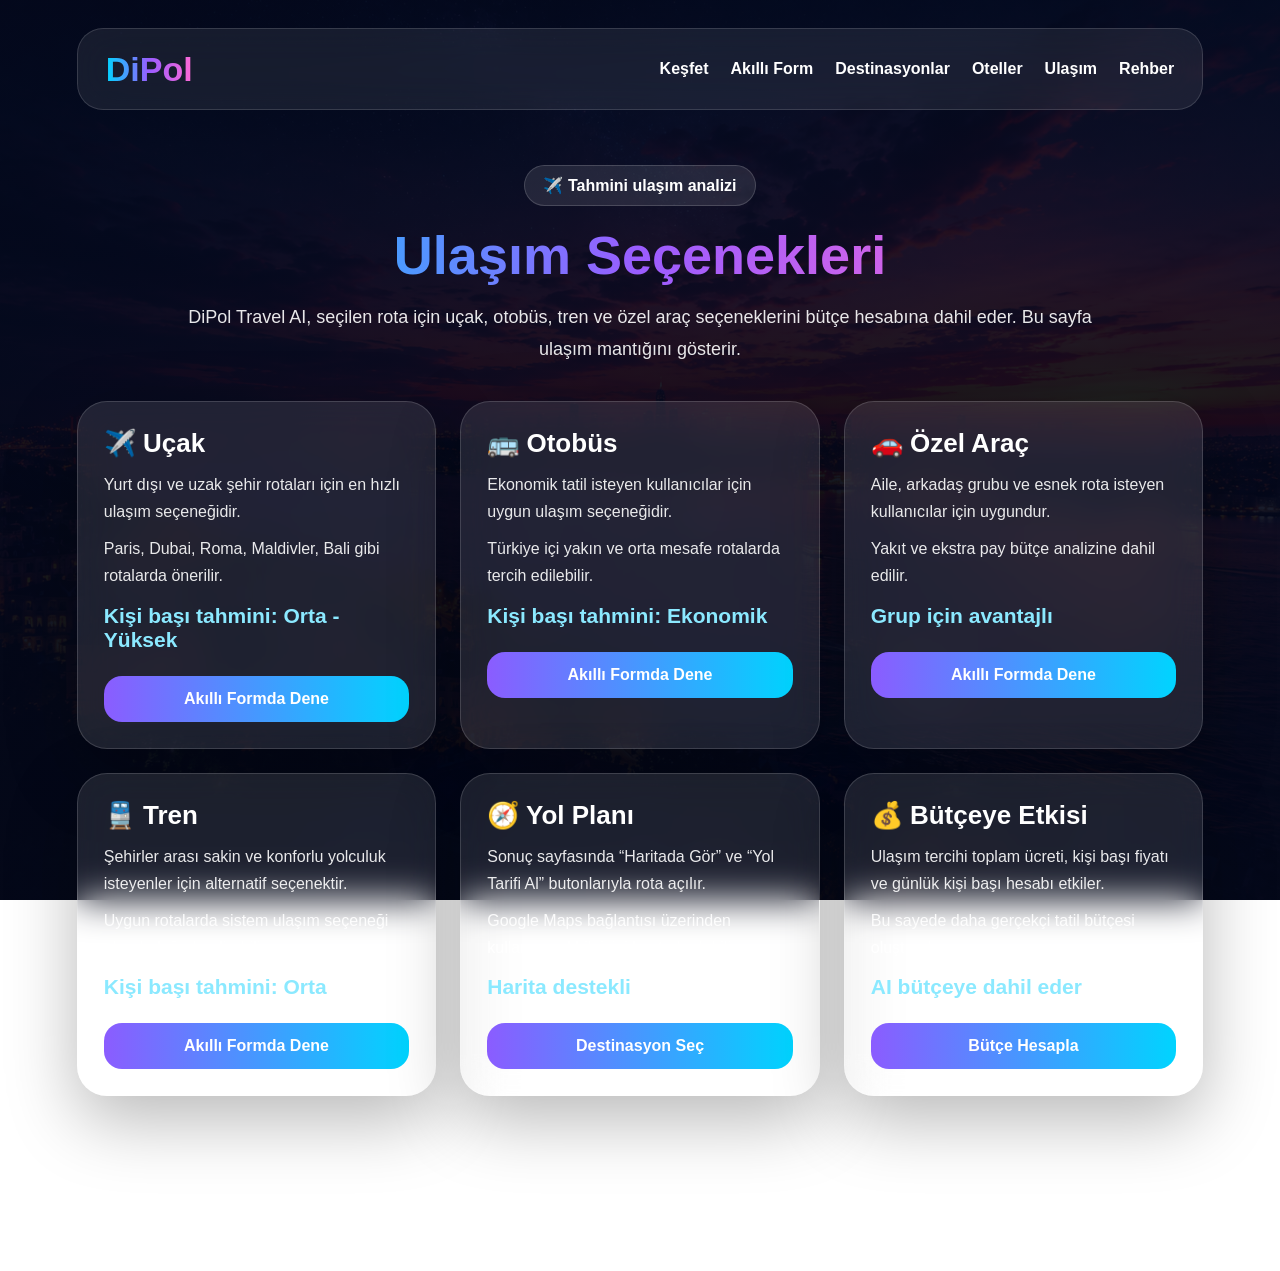
<file: templates/ucuslar.html>
<!DOCTYPE html>
<html lang="tr">
<head>
<meta charset="UTF-8">
<meta name="viewport" content="width=device-width, initial-scale=1.0">
<title>Ulaşım | DiPol Travel AI</title>

<style>
*{margin:0;padding:0;box-sizing:border-box;font-family:Arial,sans-serif}
body{
    min-height:100vh;color:white;
    background:linear-gradient(rgba(4,8,25,.84),rgba(4,8,25,.97)),url("/static/bg.jpg");
    background-size:cover;background-position:center;background-attachment:fixed;
}
.page{padding:28px 6%}
.navbar{
    min-height:82px;display:flex;align-items:center;justify-content:space-between;
    padding:0 28px;border-radius:26px;background:rgba(255,255,255,.08);
    border:1px solid rgba(255,255,255,.14);backdrop-filter:blur(20px)
}
.logo{
    font-size:34px;font-weight:900;
    background:linear-gradient(90deg,#00d4ff,#9b5cff,#ff69d6);
    -webkit-background-clip:text;color:transparent
}
.menu{display:flex;gap:22px;flex-wrap:wrap}
.menu a{color:white;text-decoration:none;font-weight:bold}
.hero{text-align:center;max-width:950px;margin:55px auto 35px}
.badge{
    display:inline-block;padding:10px 18px;border-radius:999px;
    background:rgba(255,255,255,.10);border:1px solid rgba(255,255,255,.16);
    margin-bottom:18px;font-weight:bold
}
.hero h1{
    font-size:54px;margin-bottom:15px;
    background:linear-gradient(90deg,#00d4ff,#9b5cff,#ff69d6);
    -webkit-background-clip:text;color:transparent
}
.hero p{font-size:18px;line-height:1.8;opacity:.9}
.grid{display:grid;grid-template-columns:repeat(3,1fr);gap:24px;margin-top:35px}
.card{
    padding:26px;border-radius:30px;background:rgba(255,255,255,.10);
    border:1px solid rgba(255,255,255,.15);backdrop-filter:blur(18px);
    box-shadow:0 24px 70px rgba(0,0,0,.28)
}
.card h2{font-size:26px;margin-bottom:12px}
.card p{line-height:1.7;opacity:.9;margin-bottom:10px}
.price{font-size:21px;font-weight:bold;color:#8be9ff;margin:14px 0}
.btn{
    display:inline-block;width:100%;text-align:center;padding:14px 18px;
    border-radius:18px;color:white;text-decoration:none;font-weight:bold;
    background:linear-gradient(90deg,#8b5cff,#00d4ff);margin-top:10px
}
.info{
    margin-top:35px;padding:26px;border-radius:26px;background:rgba(255,255,255,.09);
    border:1px solid rgba(255,255,255,.14);line-height:1.8
}
@media(max-width:900px){
    .page{padding:16px}
    .navbar{flex-direction:column;gap:16px;padding:22px;text-align:center}
    .menu{justify-content:center;gap:13px;font-size:14px}
    .hero h1{font-size:34px}
    .hero p{font-size:15px}
    .grid{grid-template-columns:1fr}
}
</style>
</head>

<body>
<div class="page">

    <div class="navbar">
        <div class="logo">DiPol</div>
        <div class="menu">
            <a href="/">Keşfet</a>
            <a href="/tatil-formu">Akıllı Form</a>
            <a href="/destinasyonlar">Destinasyonlar</a>
            <a href="/oteller">Oteller</a>
            <a href="/ucuslar">Ulaşım</a>
            <a href="/rehber">Rehber</a>
        </div>
    </div>

    <div class="hero">
        <div class="badge">✈️ Tahmini ulaşım analizi</div>
        <h1>Ulaşım Seçenekleri</h1>
        <p>
            DiPol Travel AI, seçilen rota için uçak, otobüs, tren ve özel araç seçeneklerini
            bütçe hesabına dahil eder. Bu sayfa ulaşım mantığını gösterir.
        </p>
    </div>

    <div class="grid">

        <div class="card">
            <h2>✈️ Uçak</h2>
            <p>Yurt dışı ve uzak şehir rotaları için en hızlı ulaşım seçeneğidir.</p>
            <p>Paris, Dubai, Roma, Maldivler, Bali gibi rotalarda önerilir.</p>
            <div class="price">Kişi başı tahmini: Orta - Yüksek</div>
            <a class="btn" href="/tatil-formu">Akıllı Formda Dene</a>
        </div>

        <div class="card">
            <h2>🚌 Otobüs</h2>
            <p>Ekonomik tatil isteyen kullanıcılar için uygun ulaşım seçeneğidir.</p>
            <p>Türkiye içi yakın ve orta mesafe rotalarda tercih edilebilir.</p>
            <div class="price">Kişi başı tahmini: Ekonomik</div>
            <a class="btn" href="/tatil-formu">Akıllı Formda Dene</a>
        </div>

        <div class="card">
            <h2>🚗 Özel Araç</h2>
            <p>Aile, arkadaş grubu ve esnek rota isteyen kullanıcılar için uygundur.</p>
            <p>Yakıt ve ekstra pay bütçe analizine dahil edilir.</p>
            <div class="price">Grup için avantajlı</div>
            <a class="btn" href="/tatil-formu">Akıllı Formda Dene</a>
        </div>

        <div class="card">
            <h2>🚆 Tren</h2>
            <p>Şehirler arası sakin ve konforlu yolculuk isteyenler için alternatif seçenektir.</p>
            <p>Uygun rotalarda sistem ulaşım seçeneği olarak değerlendirebilir.</p>
            <div class="price">Kişi başı tahmini: Orta</div>
            <a class="btn" href="/tatil-formu">Akıllı Formda Dene</a>
        </div>

        <div class="card">
            <h2>🧭 Yol Planı</h2>
            <p>Sonuç sayfasında “Haritada Gör” ve “Yol Tarifi Al” butonlarıyla rota açılır.</p>
            <p>Google Maps bağlantısı üzerinden kullanıcı yol bilgisini kontrol edebilir.</p>
            <div class="price">Harita destekli</div>
            <a class="btn" href="/destinasyonlar">Destinasyon Seç</a>
        </div>

        <div class="card">
            <h2>💰 Bütçeye Etkisi</h2>
            <p>Ulaşım tercihi toplam ücreti, kişi başı fiyatı ve günlük kişi başı hesabı etkiler.</p>
            <p>Bu sayede daha gerçekçi tatil bütçesi oluşturulur.</p>
            <div class="price">AI bütçeye dahil eder</div>
            <a class="btn" href="/tatil-formu">Bütçe Hesapla</a>
        </div>

    </div>

    <div class="info">
        <strong>Not:</strong> Bu projede ulaşım fiyatları tahmini analiz olarak hesaplanır.
        Gerçek uçuş bileti veya otobüs bileti fiyatı çekmek için ileride harici API entegrasyonu eklenebilir.
    </div>

</div>
</body>
</html>
</file>
